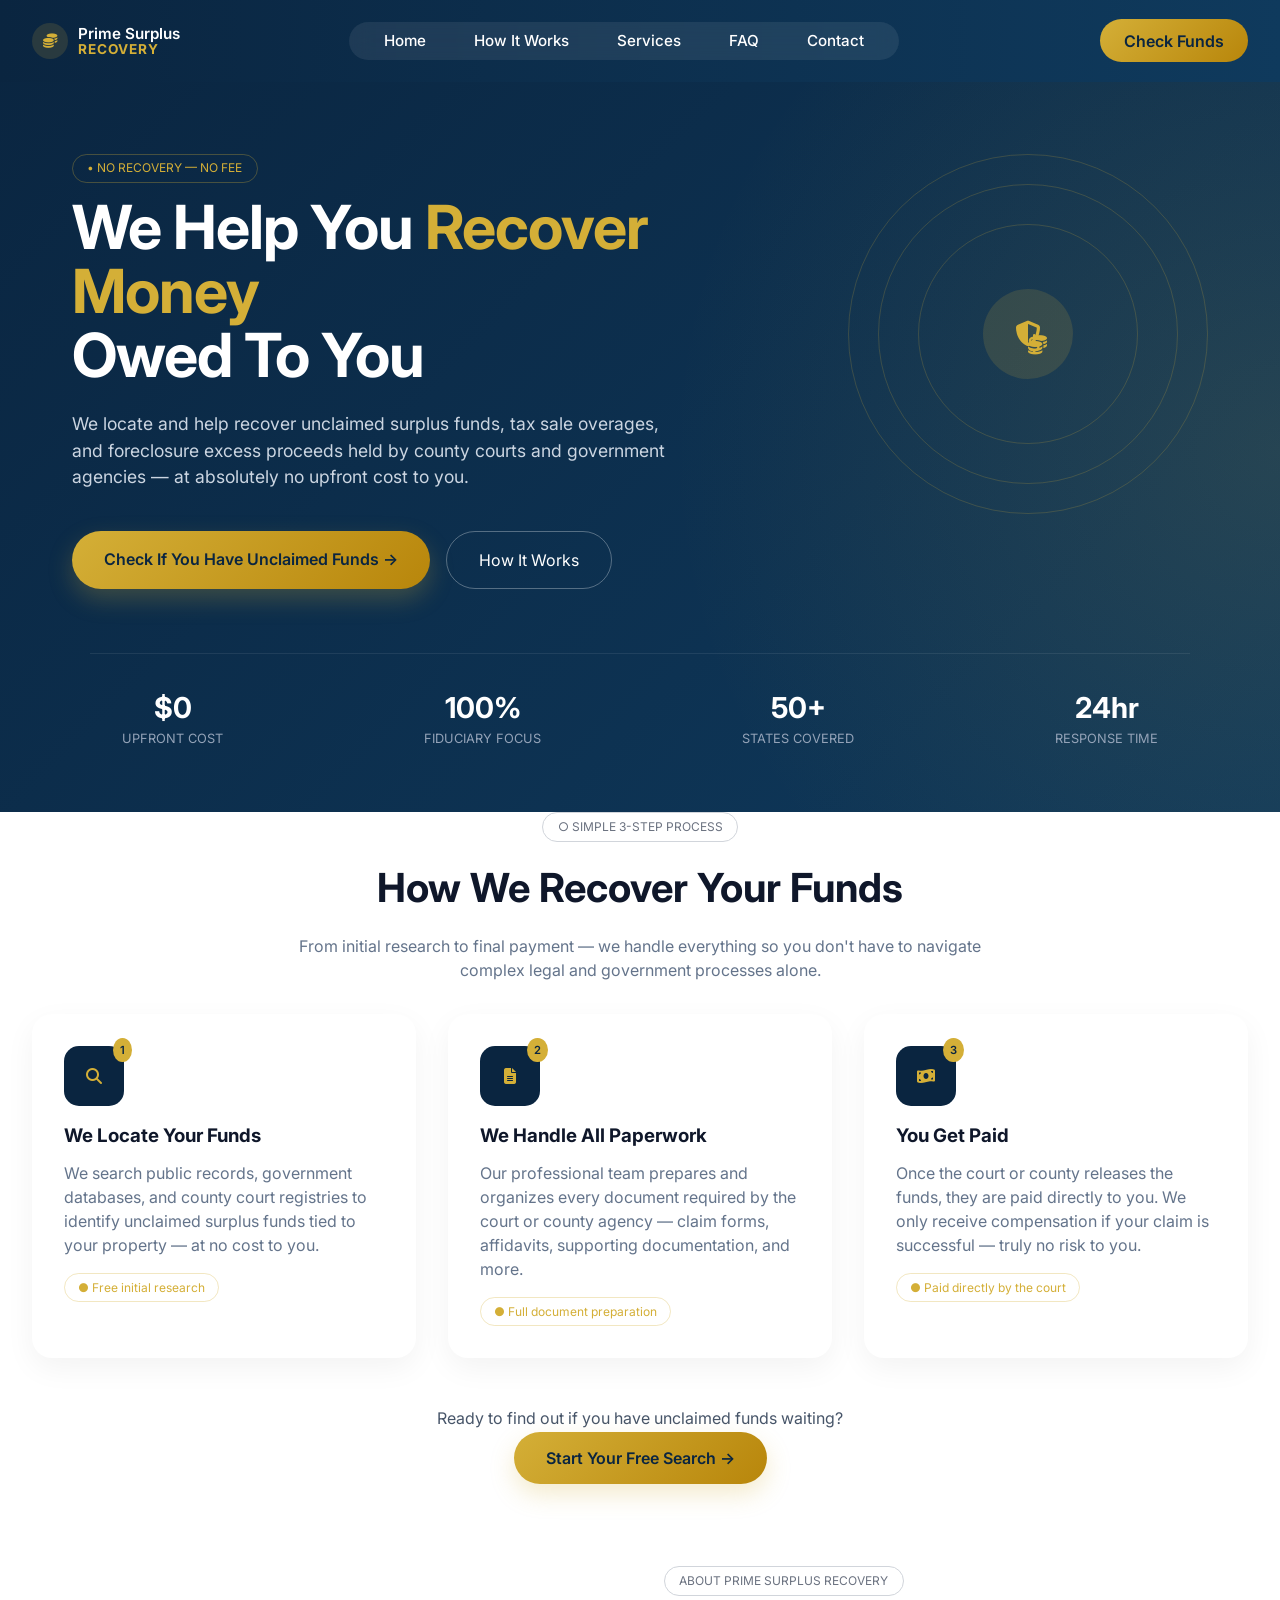
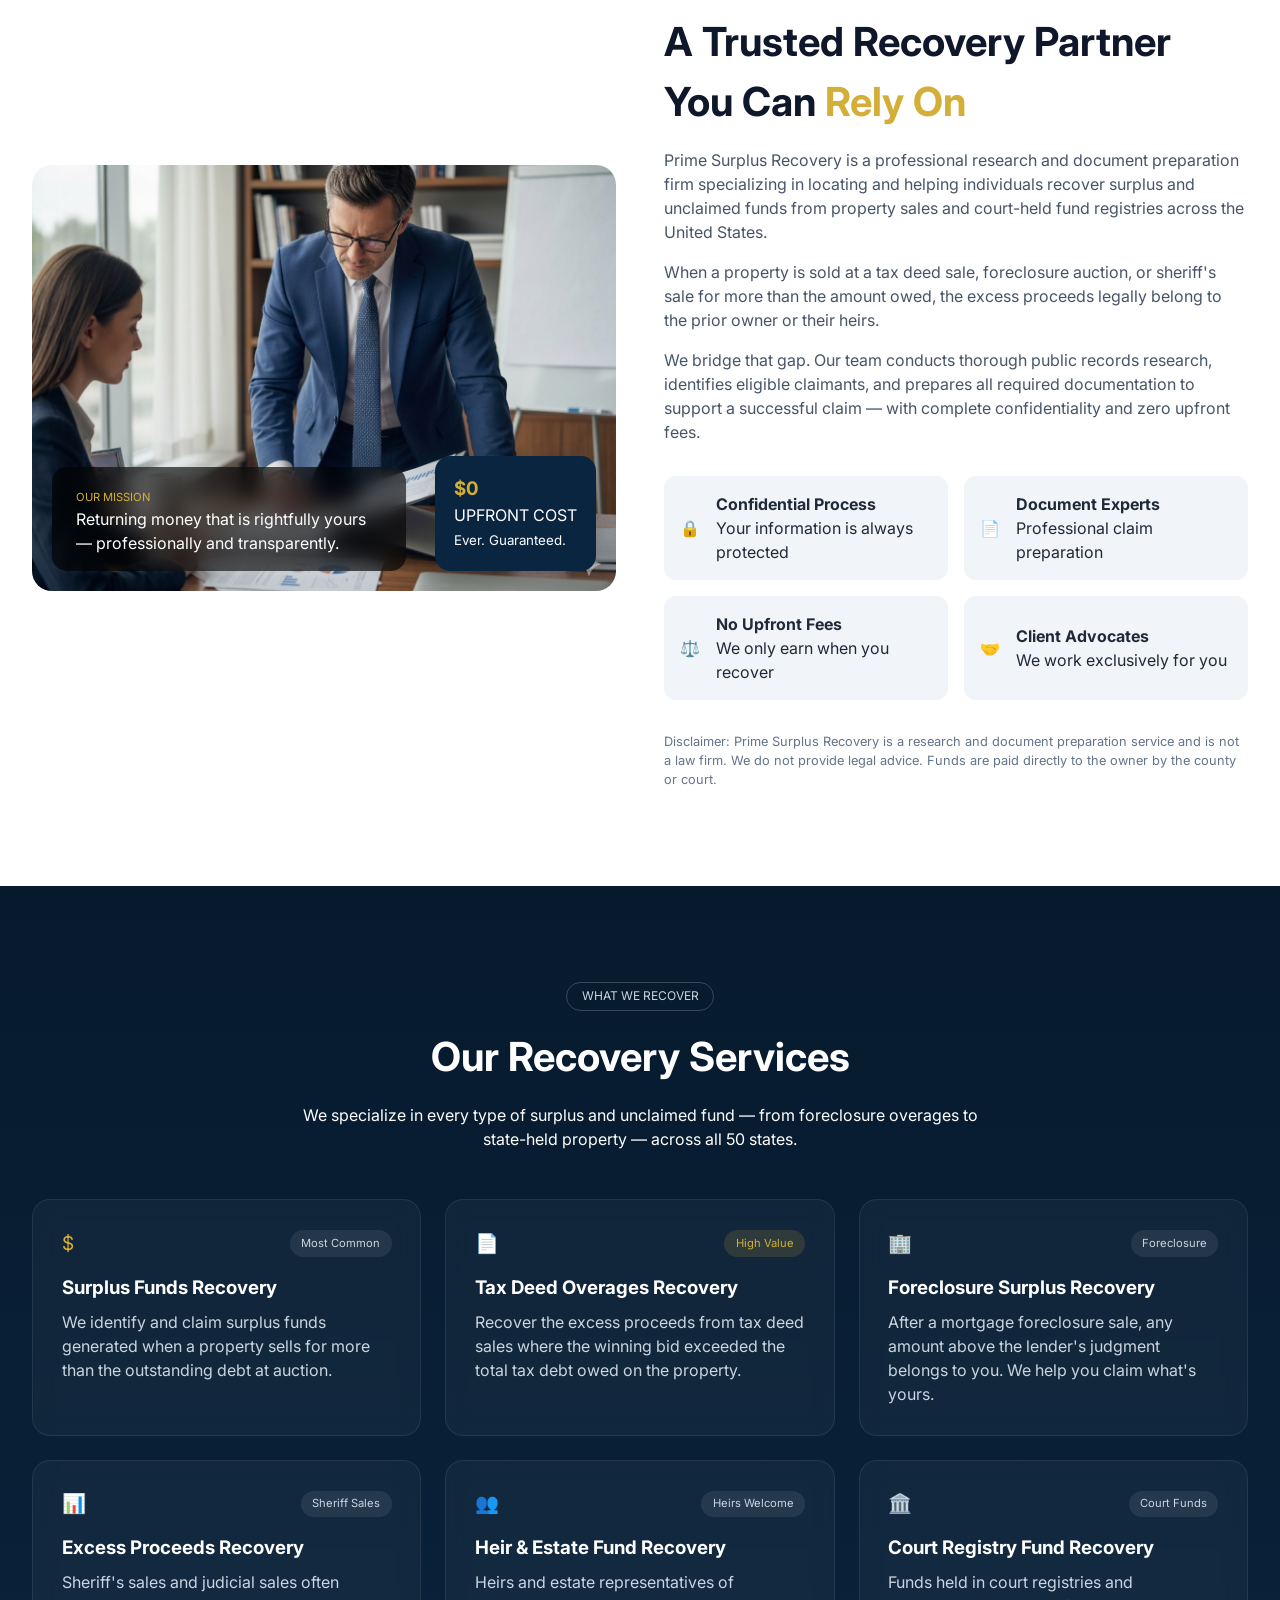
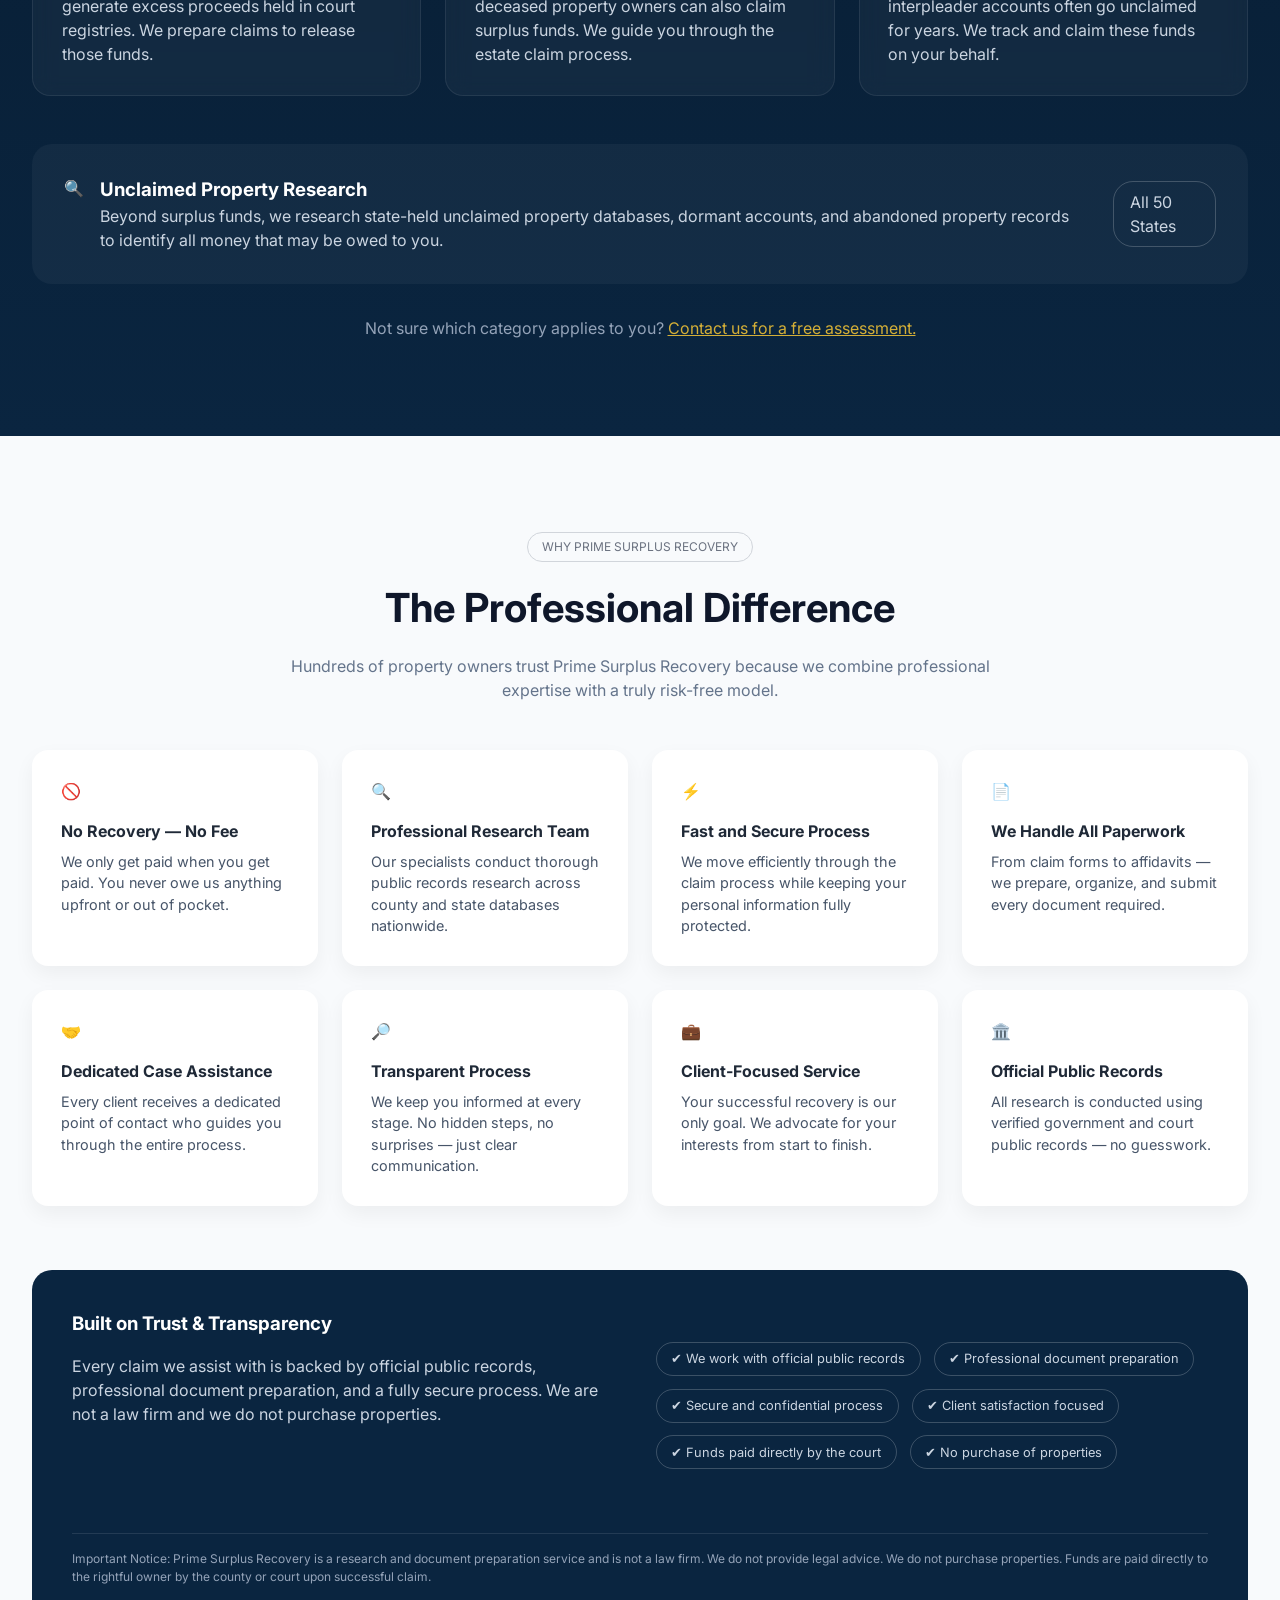
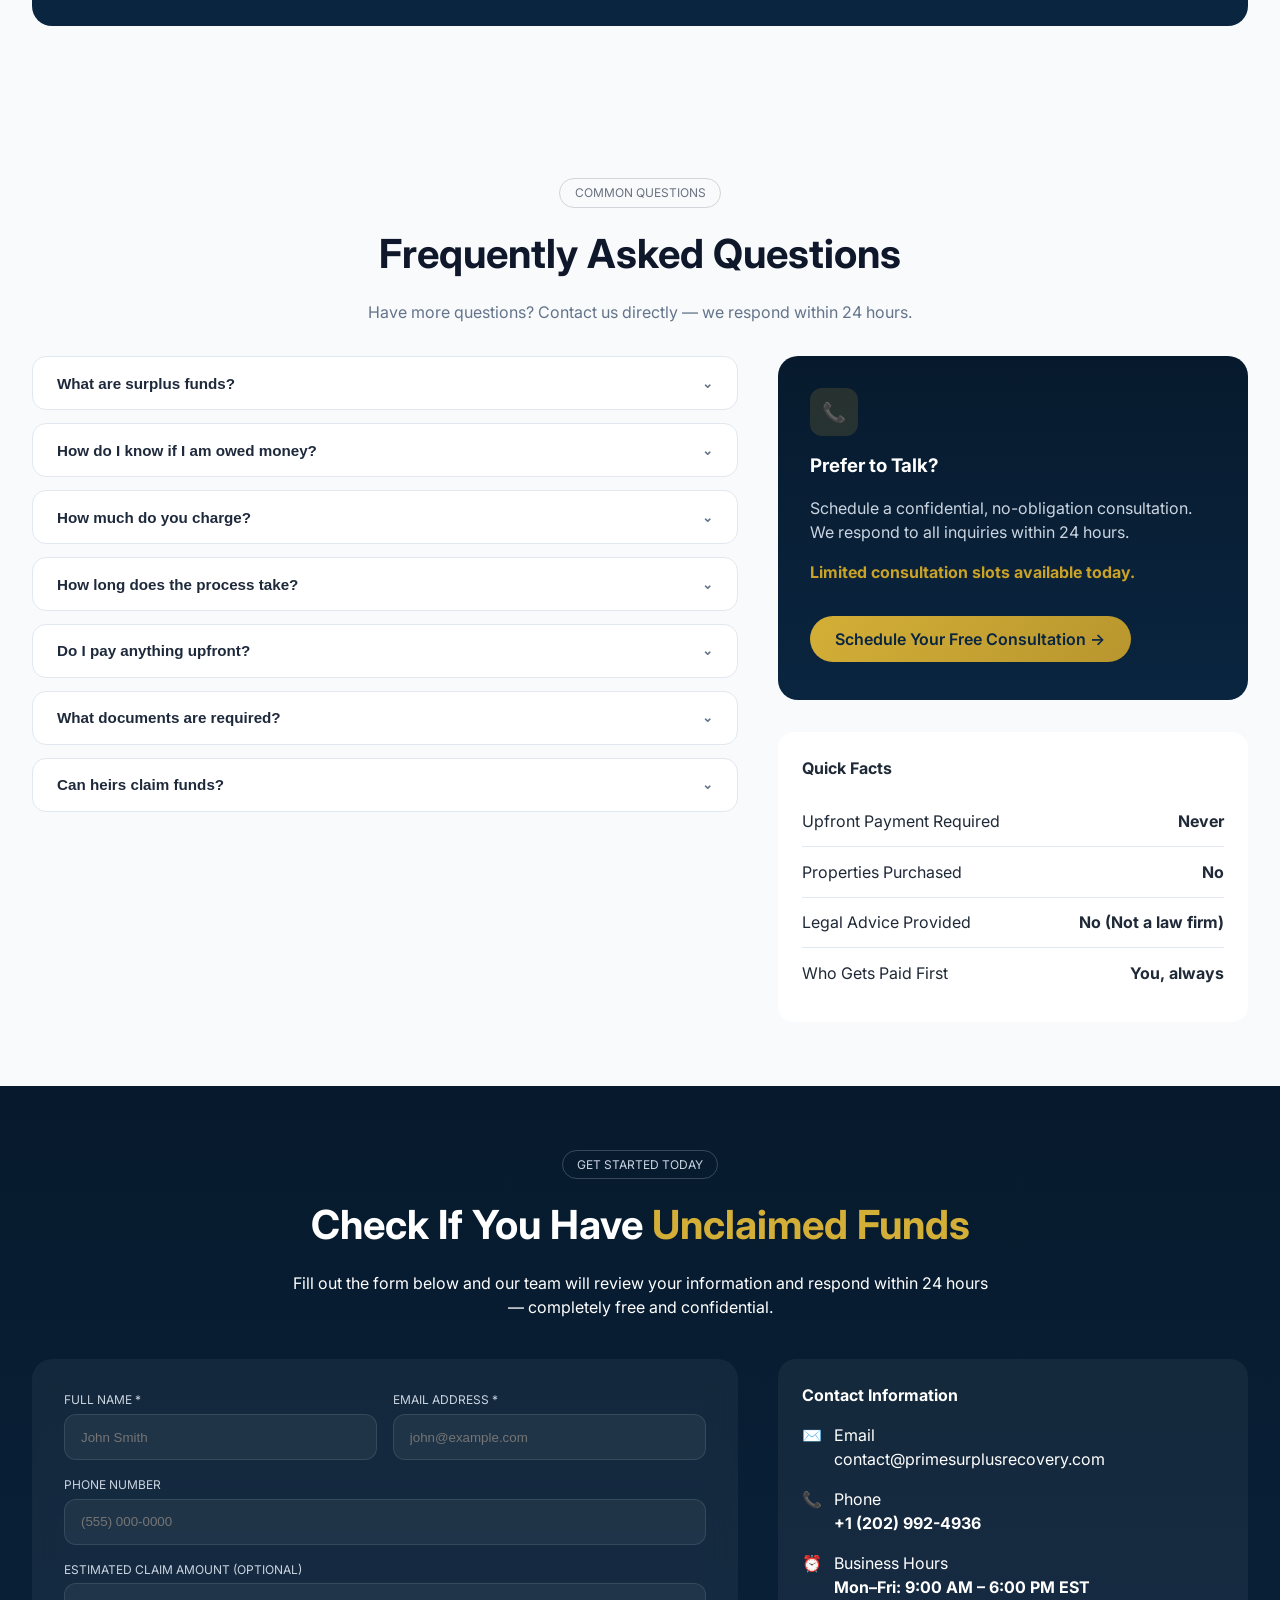
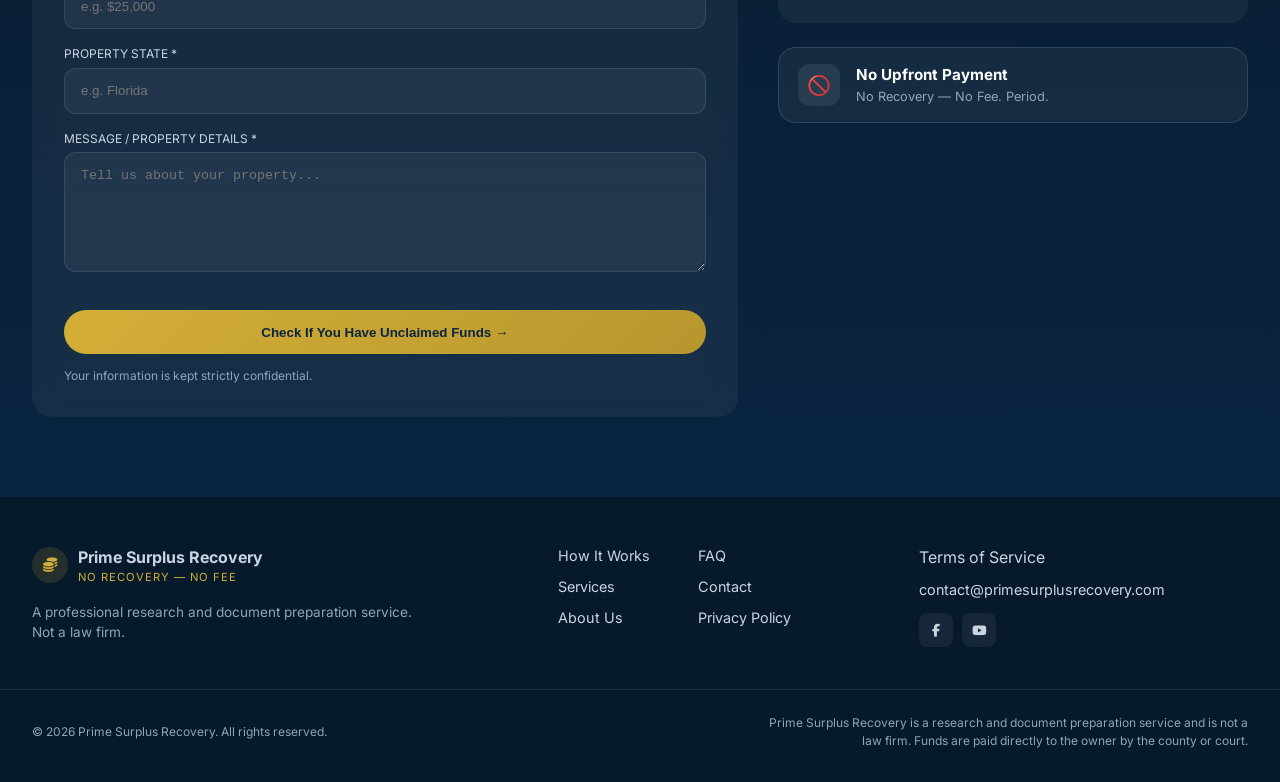
<file: index.html>
<!DOCTYPE html>
<html lang="en">
<head>
    <!-- Meta -->
    <meta charset="UTF-8">
    <meta name="viewport" content="width=device-width, initial-scale=1.0">
    <title>Prime Surplus Recovery</title>

    <!-- Google Fonts -->
    <link href="https://fonts.googleapis.com/css2?family=Poppins:wght@600;700&family=Inter:wght@400;500;600&display=swap" rel="stylesheet">

    <!-- Font Awesome -->
    <link rel="stylesheet" href="https://cdnjs.cloudflare.com/ajax/libs/font-awesome/6.5.0/css/all.min.css">

    <!-- CSS (FIXED PATH) -->
    <link rel="stylesheet" href="./css/style.css">
   <!-- Favicon (FULL SETUP) -->
<link rel="icon" href="/assets/favicon/favicon.ico">

<link rel="icon" type="image/png" sizes="16x16" href="/assets/favicon/favicon-16x16.png">
<link rel="icon" type="image/png" sizes="32x32" href="/assets/favicon/favicon-32x32.png">

<link rel="apple-touch-icon" href="/assets/favicon/apple-touch-icon.png">

<link rel="manifest" href="/assets/favicon/site.webmanifest">

<meta name="theme-color" content="#0A2540">
</head>

<body>

    <!-- HEADER -->
    <header class="header">
        <div class="container nav-container">

            <!-- Logo -->
           <div class="logo">
    <div class="logo-icon">
        <i class="fas fa-coins"></i>
    </div>
    <div class="logo-text">
        <span class="logo-top">Prime Surplus</span>
        <span class="logo-bottom">RECOVERY</span>
    </div>
</div>

            <!-- Navigation -->
            <nav class="nav">
                <ul class="nav-links">
    <li><a href="#home">Home</a></li>
    <li><a href="#how-it-works">How It Works</a></li>
    <li><a href="#services">Services</a></li>
    <li><a href="#faq">FAQ</a></li>
    <li><a href="#contact">Contact</a></li>
</ul>
            </nav>

            <!-- CTA -->
            <a href="#contact" class="btn btn-primary nav-cta">Check Funds</a>

            <!-- Mobile Menu Icon -->
            <div class="menu-toggle" id="menu-toggle">
                <i class="fas fa-bars"></i>
            </div>

        </div>
    </header>

    <!-- ================= HERO ================= -->
<section class="hero" id="home">
    <div class="container hero-container">

        <!-- LEFT -->
        <div class="hero-left fade-in">

            <div class="hero-badge">
                • NO RECOVERY — NO FEE
            </div>

            <h1 class="hero-title">
                We Help You <span class="gold">Recover</span><br>
                <span class="gold">Money</span><br>
                Owed To You
            </h1>

            <p class="hero-subtitle">
                We locate and help recover unclaimed surplus funds, tax sale overages, and foreclosure excess proceeds held by county courts and government agencies — at absolutely no upfront cost to you.
            </p>

            <div class="hero-buttons">
                <a href="#contact" class="btn-primary hero-btn">
                    Check If You Have Unclaimed Funds →
                </a>

                <a href="#how-it-works" class="btn-secondary hero-btn-outline">
                    How It Works
                </a>
            </div>

        </div>

        <!-- RIGHT -->
        <div class="hero-right fade-in">

            <div class="orbit-system">

                <div class="orbit orbit-1"></div>
                <div class="orbit orbit-2"></div>
                <div class="orbit orbit-3"></div>

                <div class="center-icon">
                    <i class="fas fa-shield-alt"></i>
                </div>

                <div class="orbit-item item-1">
                    <i class="fas fa-dollar-sign"></i>
                </div>

                <div class="orbit-item item-2">
                    <i class="fas fa-coins"></i>
                </div>

            </div>

        </div>

    </div>

    <!-- 🔥 HERO STATS (FROM YOUR 3RD SCREENSHOT) -->
    <div class="container hero-stats fade-in">
        <div class="stat">
            <h3>$0</h3>
            <p>UPFRONT COST</p>
        </div>
        <div class="stat">
            <h3>100%</h3>
            <p>FIDUCIARY FOCUS</p>
        </div>
        <div class="stat">
            <h3>50+</h3>
            <p>STATES COVERED</p>
        </div>
        <div class="stat">
            <h3>24hr</h3>
            <p>RESPONSE TIME</p>
        </div>
    </div>

</section>

<!-- ================= HOW IT WORKS ================= -->
<section class="process-section" id="how-it-works">

    <div class="container">

        <!-- Header -->
        <div class="section-header fade-in">
            <div class="section-badge">
                ○ SIMPLE 3-STEP PROCESS
            </div>

            <h2 class="section-title">
                How We Recover Your Funds
            </h2>

            <p class="section-subtitle">
                From initial research to final payment — we handle everything so you don't have
                to navigate complex legal and government processes alone.
            </p>
        </div>

        <!-- Cards -->
        <div class="steps">

            <!-- CARD 1 -->
            <div class="step-card fade-in">
                <div class="step-icon">
                    <i class="fas fa-search"></i>
                    <span class="step-number">1</span>
                </div>

                <h3>We Locate Your Funds</h3>

                <p>
                    We search public records, government databases, and county court registries
                    to identify unclaimed surplus funds tied to your property — at no cost to you.
                </p>

                <div class="step-tag">● Free initial research</div>
            </div>

            <!-- CARD 2 -->
            <div class="step-card fade-in">
                <div class="step-icon">
                    <i class="fas fa-file-alt"></i>
                    <span class="step-number">2</span>
                </div>

                <h3>We Handle All Paperwork</h3>

                <p>
                    Our professional team prepares and organizes every document required by the
                    court or county agency — claim forms, affidavits, supporting documentation, and more.
                </p>

                <div class="step-tag">● Full document preparation</div>
            </div>

            <!-- CARD 3 -->
            <div class="step-card fade-in">
                <div class="step-icon">
                    <i class="fas fa-money-bill-wave"></i>
                    <span class="step-number">3</span>
                </div>

                <h3>You Get Paid</h3>

                <p>
                    Once the court or county releases the funds, they are paid directly to you.
                    We only receive compensation if your claim is successful — truly no risk to you.
                </p>

                <div class="step-tag">● Paid directly by the court</div>
            </div>

        </div>

        <!-- Bottom CTA -->
        <div class="section-cta fade-in">
            <p>Ready to find out if you have unclaimed funds waiting?</p>
            <a href="#contact" class="hero-btn">
                Start Your Free Search →
            </a>
        </div>

    </div>

</section>

<!-- ================= ABOUT / TRUST SECTION ================= -->
<section class="about-section" id="about">

    <div class="container about-container">

        <!-- LEFT IMAGE -->
        <div class="about-image fade-in">

            <!-- ✅ IMAGE ADDED BACK -->
            <img src="assets/images/about.png" alt="Professional meeting">

            <!-- Overlay -->
            <div class="image-overlay">
                <div class="overlay-text">
                    <span>OUR MISSION</span>
                    <p>
                        Returning money that is rightfully yours — professionally and transparently.
                    </p>
                </div>

                <div class="overlay-card">
                    <h3>$0</h3>
                    <p>UPFRONT COST</p>
                    <small>Ever. Guaranteed.</small>
                </div>
            </div>

        </div>

        <!-- RIGHT CONTENT -->
        <div class="about-content">

            <!-- TEXT -->
            <div class="about-text fade-in">

                <div class="section-badge">
                    ABOUT PRIME SURPLUS RECOVERY
                </div>

                <h2 class="section-title">
                    A Trusted Recovery Partner You Can <span class="gold">Rely On</span>
                </h2>

                <p>
                    Prime Surplus Recovery is a professional research and document preparation firm specializing in locating and helping individuals recover surplus and unclaimed funds from property sales and court-held fund registries across the United States.
                </p>

                <p>
                    When a property is sold at a tax deed sale, foreclosure auction, or sheriff's sale for more than the amount owed, the excess proceeds legally belong to the prior owner or their heirs.
                </p>

                <p>
                    We bridge that gap. Our team conducts thorough public records research, identifies eligible claimants, and prepares all required documentation to support a successful claim — with complete confidentiality and zero upfront fees.
                </p>

            </div>

            <!-- FEATURES -->
            <div class="about-features">

                <div class="feature-card">
                    🔒 <div><strong>Confidential Process</strong><p>Your information is always protected</p></div>
                </div>

                <div class="feature-card">
                    📄 <div><strong>Document Experts</strong><p>Professional claim preparation</p></div>
                </div>

                <div class="feature-card">
                    ⚖️ <div><strong>No Upfront Fees</strong><p>We only earn when you recover</p></div>
                </div>

                <div class="feature-card">
                    🤝 <div><strong>Client Advocates</strong><p>We work exclusively for you</p></div>
                </div>

            </div>

            <!-- DISCLAIMER -->
            <p class="disclaimer fade-in">
                Disclaimer: Prime Surplus Recovery is a research and document preparation service and is not a law firm.
                We do not provide legal advice. Funds are paid directly to the owner by the county or court.
            </p>

        </div>

    </div>

</section>

<!-- ================= SERVICES ================= -->
<section class="services-section" id="services">

    <div class="container">

        <!-- HEADER -->
        <div class="section-header fade-in">

            <div class="section-badge dark">
                WHAT WE RECOVER
            </div>

            <h2 class="section-title light">
                Our Recovery Services
            </h2>

            <p class="section-subtitle light">
                We specialize in every type of surplus and unclaimed fund — from foreclosure overages to state-held property — across all 50 states.
            </p>

        </div>

        <!-- GRID -->
        <div class="services-grid">

            <!-- CARD 1 -->
            <div class="service-card fade-in">
                <div class="card-top">
                    <span class="icon">$</span>
                    <span class="tag">Most Common</span>
                </div>

                <h3>Surplus Funds Recovery</h3>
                <p>
                    We identify and claim surplus funds generated when a property sells for more than the outstanding debt at auction.
                </p>
            </div>

            <!-- CARD 2 -->
            <div class="service-card highlight fade-in">
                <div class="card-top">
                    <span class="icon">📄</span>
                    <span class="tag gold">High Value</span>
                </div>

                <h3>Tax Deed Overages Recovery</h3>
                <p>
                    Recover the excess proceeds from tax deed sales where the winning bid exceeded the total tax debt owed on the property.
                </p>
            </div>

            <!-- CARD 3 -->
            <div class="service-card fade-in">
                <div class="card-top">
                    <span class="icon">🏢</span>
                    <span class="tag">Foreclosure</span>
                </div>

                <h3>Foreclosure Surplus Recovery</h3>
                <p>
                    After a mortgage foreclosure sale, any amount above the lender's judgment belongs to you. We help you claim what's yours.
                </p>
            </div>

            <!-- CARD 4 -->
            <div class="service-card fade-in">
                <div class="card-top">
                    <span class="icon">📊</span>
                    <span class="tag">Sheriff Sales</span>
                </div>

                <h3>Excess Proceeds Recovery</h3>
                <p>
                    Sheriff's sales and judicial sales often generate excess proceeds held in court registries. We prepare claims to release those funds.
                </p>
            </div>

            <!-- CARD 5 -->
            <div class="service-card fade-in">
                <div class="card-top">
                    <span class="icon">👥</span>
                    <span class="tag">Heirs Welcome</span>
                </div>

                <h3>Heir & Estate Fund Recovery</h3>
                <p>
                    Heirs and estate representatives of deceased property owners can also claim surplus funds. We guide you through the estate claim process.
                </p>
            </div>

            <!-- CARD 6 -->
            <div class="service-card fade-in">
                <div class="card-top">
                    <span class="icon">🏛️</span>
                    <span class="tag">Court Funds</span>
                </div>

                <h3>Court Registry Fund Recovery</h3>
                <p>
                    Funds held in court registries and interpleader accounts often go unclaimed for years. We track and claim these funds on your behalf.
                </p>
            </div>

        </div>

        <!-- BOTTOM FEATURE -->
        <div class="services-highlight fade-in">

            <div class="highlight-left">
                🔍
                <div>
                    <h3>Unclaimed Property Research</h3>
                    <p>
                        Beyond surplus funds, we research state-held unclaimed property databases, dormant accounts, and abandoned property records to identify all money that may be owed to you.
                    </p>
                </div>
            </div>

            <div class="highlight-tag">
                All 50 States
            </div>

        </div>

        <!-- CTA -->
        <p class="services-cta fade-in">
            Not sure which category applies to you?
            <a href="#contact">Contact us for a free assessment.</a>
        </p>

    </div>

</section>

<!-- ================= DIFFERENCE / TRUST ================= -->
<section class="difference-section">

    <div class="container">

        <!-- HEADER -->
        <div class="section-header fade-in">

            <div class="section-badge">
                WHY PRIME SURPLUS RECOVERY
            </div>

            <h2 class="section-title">
                The Professional Difference
            </h2>

            <p class="section-subtitle">
                Hundreds of property owners trust Prime Surplus Recovery because we combine professional expertise with a truly risk-free model.
            </p>

        </div>

        <!-- GRID -->
        <div class="difference-grid">

            <div class="diff-card fade-in">
                🚫
                <h4>No Recovery — No Fee</h4>
                <p>We only get paid when you get paid. You never owe us anything upfront or out of pocket.</p>
            </div>

            <div class="diff-card fade-in">
                🔍
                <h4>Professional Research Team</h4>
                <p>Our specialists conduct thorough public records research across county and state databases nationwide.</p>
            </div>

            <div class="diff-card fade-in">
                ⚡
                <h4>Fast and Secure Process</h4>
                <p>We move efficiently through the claim process while keeping your personal information fully protected.</p>
            </div>

            <div class="diff-card fade-in">
                📄
                <h4>We Handle All Paperwork</h4>
                <p>From claim forms to affidavits — we prepare, organize, and submit every document required.</p>
            </div>

            <div class="diff-card fade-in">
                🤝
                <h4>Dedicated Case Assistance</h4>
                <p>Every client receives a dedicated point of contact who guides you through the entire process.</p>
            </div>

            <div class="diff-card fade-in">
                🔎
                <h4>Transparent Process</h4>
                <p>We keep you informed at every stage. No hidden steps, no surprises — just clear communication.</p>
            </div>

            <div class="diff-card fade-in">
                💼
                <h4>Client-Focused Service</h4>
                <p>Your successful recovery is our only goal. We advocate for your interests from start to finish.</p>
            </div>

            <div class="diff-card fade-in">
                🏛️
                <h4>Official Public Records</h4>
                <p>All research is conducted using verified government and court public records — no guesswork.</p>
            </div>

        </div>

        <!-- TRUST PANEL -->
        <div class="trust-panel fade-in">

            <div class="trust-left">
                <h3>Built on Trust & Transparency</h3>
                <p>
                    Every claim we assist with is backed by official public records, professional document preparation, and a fully secure process.
                    We are not a law firm and we do not purchase properties.
                </p>
            </div>

            <div class="trust-right">

                <span>✔ We work with official public records</span>
                <span>✔ Professional document preparation</span>
                <span>✔ Secure and confidential process</span>
                <span>✔ Client satisfaction focused</span>
                <span>✔ Funds paid directly by the court</span>
                <span>✔ No purchase of properties</span>

            </div>

            <div class="trust-bottom">
                <p>
                    Important Notice: Prime Surplus Recovery is a research and document preparation service and is not a law firm.
                    We do not provide legal advice. We do not purchase properties. Funds are paid directly to the rightful owner by the county or court upon successful claim.
                </p>
            </div>

        </div>

    </div>

</section>

<!-- ================= FAQ SECTION ================= -->
<section class="faq-section" id="faq">

    <div class="container">

        <!-- HEADER -->
        <div class="section-header fade-in">

            <div class="section-badge">
                COMMON QUESTIONS
            </div>

            <h2 class="section-title">
                Frequently Asked Questions
            </h2>

            <p class="section-subtitle">
                Have more questions? Contact us directly — we respond within 24 hours.
            </p>

        </div>

        <div class="faq-container">

            <!-- LEFT: FAQ -->
            <div class="faq-left">

                <div class="faq-item">
                    <button class="faq-question">
                        What are surplus funds?
                        <span>⌄</span>
                    </button>
                    <div class="faq-answer">
                        Surplus funds are excess proceeds generated when a property is sold for more than the amount owed.
                    </div>
                </div>

                <div class="faq-item">
                    <button class="faq-question">
                        How do I know if I am owed money?
                        <span>⌄</span>
                    </button>
                    <div class="faq-answer">
                        We conduct a full search across public records and databases to identify any funds owed to you.
                    </div>
                </div>

                <div class="faq-item">
                    <button class="faq-question">
                        How much do you charge?
                        <span>⌄</span>
                    </button>
                    <div class="faq-answer">
                        We operate on a no recovery, no fee basis — meaning you only pay if we successfully recover funds.
                    </div>
                </div>

                <div class="faq-item">
                    <button class="faq-question">
                        How long does the process take?
                        <span>⌄</span>
                    </button>
                    <div class="faq-answer">
                        Timelines vary, but most claims are processed within a few weeks depending on the case.
                    </div>
                </div>

                <div class="faq-item">
                    <button class="faq-question">
                        Do I pay anything upfront?
                        <span>⌄</span>
                    </button>
                    <div class="faq-answer">
                        No — absolutely no upfront payment is required.
                    </div>
                </div>

                <div class="faq-item">
                    <button class="faq-question">
                        What documents are required?
                        <span>⌄</span>
                    </button>
                    <div class="faq-answer">
                        We guide you through all required documentation and handle most of the process for you.
                    </div>
                </div>

                <div class="faq-item">
                    <button class="faq-question">
                        Can heirs claim funds?
                        <span>⌄</span>
                    </button>
                    <div class="faq-answer">
                        Yes — heirs and estate representatives can claim funds on behalf of deceased property owners.
                    </div>
                </div>

            </div>

            <!-- RIGHT -->
            <div class="faq-right">

                <!-- CONTACT CARD -->
                <div class="contact-card fade-in">

    <div class="contact-icon">
        📞
    </div>

    <h3>Prefer to Talk?</h3>
    <p>
        Schedule a confidential, no-obligation consultation.
        We respond to all inquiries within 24 hours.
    </p>

    <!-- 🔥 URGENCY (ADD THIS) -->
    <p style="color:#c9a227; font-weight:bold; margin-top:10px;">
        Limited consultation slots available today.
    </p>

    <a href="https://calendly.com/contact-primesurplusrecovery/surplus-consultation" 
       class="btn-primary"
       target="_blank">
        Schedule Your Free Consultation →
    </a>

</div>

                <!-- QUICK FACTS -->
                <div class="quick-facts fade-in">

                    <h4>Quick Facts</h4>

                    <div class="fact">
                        <span>Upfront Payment Required</span>
                        <strong>Never</strong>
                    </div>

                    <div class="fact">
                        <span>Properties Purchased</span>
                        <strong>No</strong>
                    </div>

                    <div class="fact">
                        <span>Legal Advice Provided</span>
                        <strong>No (Not a law firm)</strong>
                    </div>

                    <div class="fact">
                        <span>Who Gets Paid First</span>
                        <strong>You, always</strong>
                    </div>

                </div>

            </div>

        </div>

    </div>

</section>

<!-- ================= FINAL CTA / FORM ================= -->
<section class="cta-section" id="contact">

    <div class="container">

        <!-- HEADER -->
        <div class="section-header fade-in center">

            <div class="section-badge dark">
                GET STARTED TODAY
            </div>

            <h2 class="section-title light">
                Check If You Have <span class="gold">Unclaimed Funds</span>
            </h2>

            <p class="section-subtitle light">
                Fill out the form below and our team will review your information and respond within 24 hours — completely free and confidential.
            </p>

        </div>

        <div class="cta-container">

           <!-- LEFT: FORM -->
<form id="contactForm" class="cta-form fade-in">

    <div class="form-row">
        <div class="form-group">
            <label>FULL NAME *</label>
            <input type="text" name="name" placeholder="John Smith" required>
        </div>

        <div class="form-group">
            <label>EMAIL ADDRESS *</label>
            <input type="email" name="email" placeholder="john@example.com" required>
        </div>
    </div>

    <div class="form-group">
        <label>PHONE NUMBER</label>
        <input type="text" name="phone" placeholder="(555) 000-0000">
    </div>

    <!-- ✅ NEW: CLAIM AMOUNT -->
    <div class="form-group">
        <label>ESTIMATED CLAIM AMOUNT (OPTIONAL)</label>
        <input type="text" name="claimAmount" placeholder="e.g. $25,000">
    </div>

    <!-- ✅ NEW: PROPERTY STATE -->
    <div class="form-group">
        <label>PROPERTY STATE *</label>
        <input type="text" name="state" placeholder="e.g. Florida" required>
    </div>

    <div class="form-group">
        <label>MESSAGE / PROPERTY DETAILS *</label>
        <textarea name="message" placeholder="Tell us about your property..." required></textarea>
    </div>

    <!-- ✅ SUBMIT BUTTON -->
    <button type="submit" class="cta-button">
        Check If You Have Unclaimed Funds →
    </button>

    <p class="form-note">
        Your information is kept strictly confidential.
    </p>

</form>
            <!-- RIGHT -->
            <div class="cta-right">

                <!-- CONTACT INFO -->
                <div class="contact-box fade-in">

                    <h4>Contact Information</h4>

                    <div class="contact-item">
                        <span>✉️</span>
                        <div>
                            <p>Email</p>
                           <p>
    <a href="mailto:contact@primesurplusrecovery.com">
        contact@primesurplusrecovery.com
    </a>
</p>
                        </div>
                    </div>

                    <div class="contact-item">
                        <span>📞</span>
                        <div>
                            <p>Phone</p>
                           <strong>
    <a href="tel:+12029924936">+1 (202) 992-4936</a>
</strong>
                        
                        </div>
                    </div>

                    <div class="contact-item">
                        <span>⏰</span>
                        <div>
                            <p>Business Hours</p>
                            <strong>Mon–Fri: 9:00 AM – 6:00 PM EST</strong>
                        </div>
                    </div>

                </div>

                
                <!-- NO UPFRONT CARD -->
<div class="no-upfront-card fade-in">

    <div class="no-upfront-icon">
        🚫
    </div>

    <div class="no-upfront-text">
        <h4>No Upfront Payment</h4>
        <p>No Recovery — No Fee. Period.</p>
    </div>

</div>

            </div>

        </div>

    </div>

</section>

<!-- ================= FOOTER ================= -->
<footer class="footer">

    <div class="container footer-container">

        <!-- LEFT -->
        <div class="footer-left">

            <div class="footer-logo">

                <!-- ✅ MATCH HEADER LOGO -->
                <div class="logo-icon">
                    <i class="fas fa-coins"></i>
                </div>

                <div>
                    <strong>Prime Surplus Recovery</strong>
                    <p class="gold small">NO RECOVERY — NO FEE</p>
                </div>

            </div>

            <p class="footer-desc">
                A professional research and document preparation service.<br>
                Not a law firm.
            </p>

        </div>

        <!-- LINKS -->
        <div class="footer-links">

            <div class="footer-col">
                <a href="#how-it-works">How It Works</a>
                <a href="#services">Services</a>
                <a href="#about">About Us</a>
            </div>

            <div class="footer-col">
                <a href="#faq">FAQ</a>
                <a href="#contact">Contact</a>
                <a href="privacy.html">Privacy Policy</a>
            </div>

        </div>

        <!-- RIGHT -->
        <div class="footer-right">

            <a href="terms.html">Terms of Service</a>
            <p>
    <a href="mailto:contact@primesurplusrecovery.com">
        contact@primesurplusrecovery.com
    </a>
</p>
            <!-- ✅ SOCIAL ICONS -->
            <div class="footer-socials">
                <a href="#" target="_blank">
                    <i class="fab fa-facebook-f"></i>
                </a>

                <a href="#" target="_blank">
                    <i class="fab fa-youtube"></i>
                </a>
            </div>

        </div>

    </div>

    <!-- DIVIDER -->
    <div class="footer-divider"></div>

    <!-- BOTTOM -->
    <div class="container footer-bottom">

        <p>© 2026 Prime Surplus Recovery. All rights reserved.</p>

        <p class="footer-note">
            Prime Surplus Recovery is a research and document preparation service and is not a law firm.
            Funds are paid directly to the owner by the county or court.
        </p>

    </div>

</footer>

    <!-- JS -->
    <script src="./js/main.js"></script>

</body>
</html>
</file>
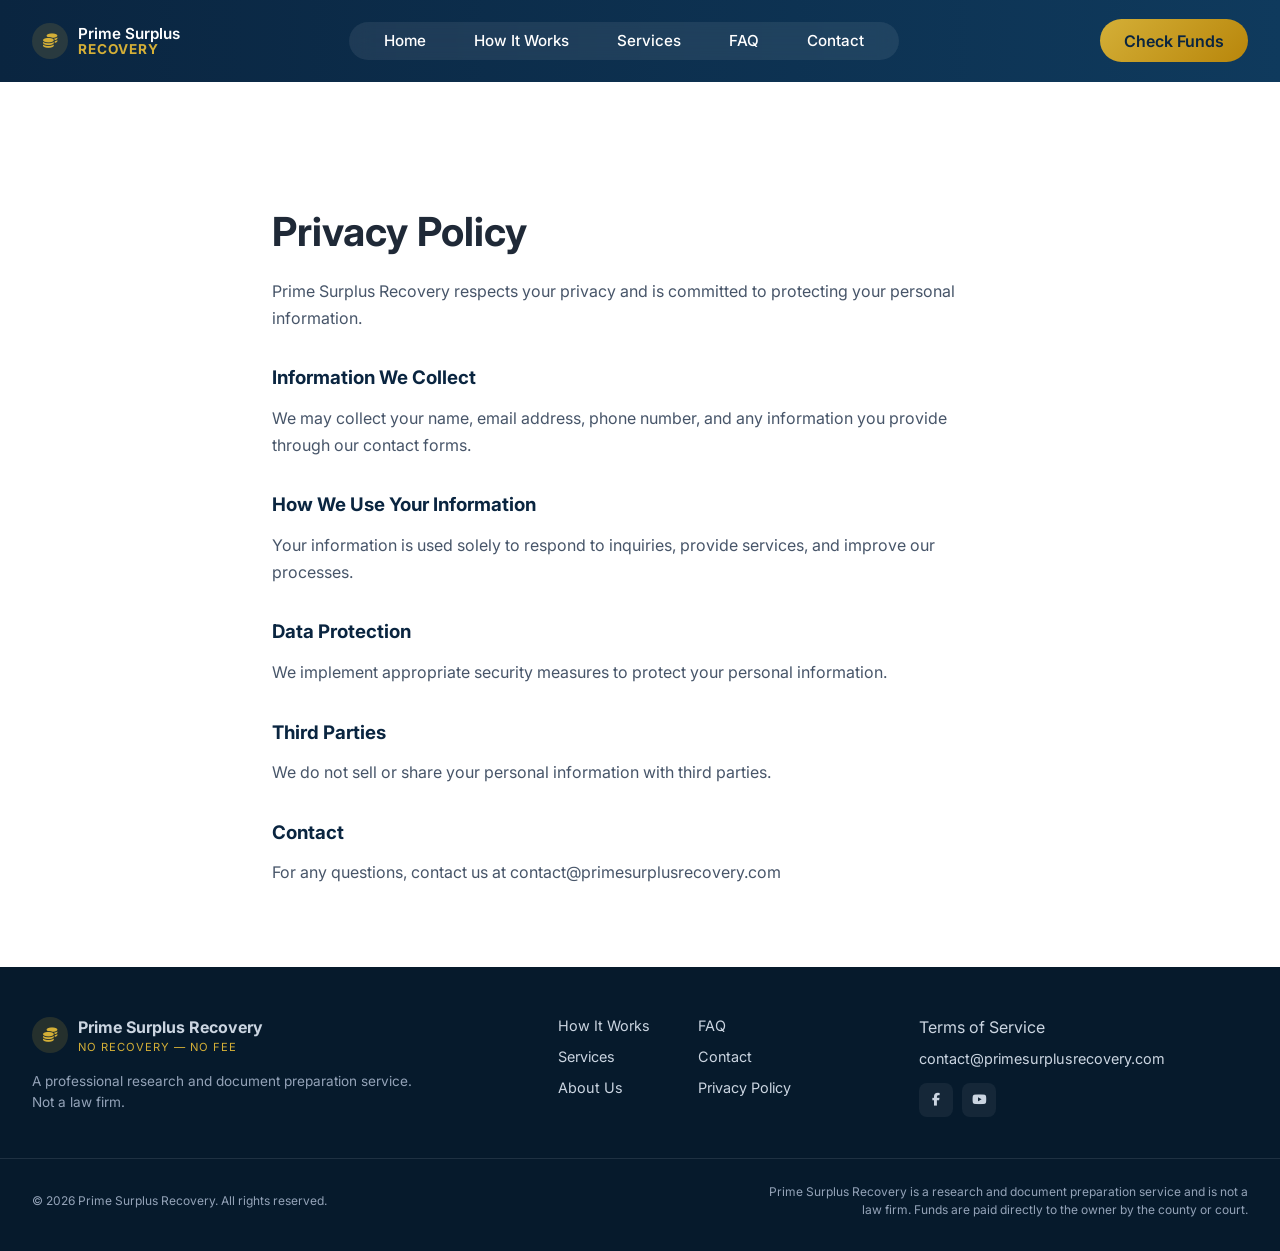
<file: privacy.html>
<!DOCTYPE html>
<html lang="en">
<head>
    <meta charset="UTF-8">
    <meta name="viewport" content="width=device-width, initial-scale=1.0">
    <title>Privacy Policy | Prime Surplus Recovery</title>

    <!-- Google Fonts -->
    <link href="https://fonts.googleapis.com/css2?family=Poppins:wght@600;700&family=Inter:wght@400;500;600&display=swap" rel="stylesheet">

    <!-- ✅ Font Awesome (FIXES ICONS) -->
    <link rel="stylesheet" href="https://cdnjs.cloudflare.com/ajax/libs/font-awesome/6.5.0/css/all.min.css">

    <!-- CSS -->
    <link rel="stylesheet" href="./css/style.css">

    <!-- Favicon -->
    <link rel="icon" type="image/png" href="assets/favicon/favicon.png">
</head>

<body>

<!-- HEADER -->
<header class="header">
    <div class="container nav-container">

        <div class="logo">
            <div class="logo-icon">
                <i class="fas fa-coins"></i>
            </div>
            <div class="logo-text">
                <span class="logo-top">Prime Surplus</span>
                <span class="logo-bottom">RECOVERY</span>
            </div>
        </div>

        <nav class="nav">
            <ul class="nav-links">
                <!-- ✅ FIX: LINK TO INDEX -->
                <li><a href="index.html#home">Home</a></li>
                <li><a href="index.html#how-it-works">How It Works</a></li>
                <li><a href="index.html#services">Services</a></li>
                <li><a href="index.html#faq">FAQ</a></li>
                <li><a href="index.html#contact">Contact</a></li>
            </ul>
        </nav>

        <!-- CTA -->
        <a href="index.html#contact" class="btn btn-primary nav-cta">Check Funds</a>

        <!-- Mobile Menu -->
        <div class="menu-toggle" id="menu-toggle">
            <i class="fas fa-bars"></i>
        </div>

    </div>
</header>

<!-- CONTENT -->
<section class="legal-section">
    <div class="container legal-container">

        <h1>Privacy Policy</h1>

        <p>
            Prime Surplus Recovery respects your privacy and is committed to protecting your personal information.
        </p>

        <h3>Information We Collect</h3>
        <p>
            We may collect your name, email address, phone number, and any information you provide through our contact forms.
        </p>

        <h3>How We Use Your Information</h3>
        <p>
            Your information is used solely to respond to inquiries, provide services, and improve our processes.
        </p>

        <h3>Data Protection</h3>
        <p>
            We implement appropriate security measures to protect your personal information.
        </p>

        <h3>Third Parties</h3>
        <p>
            We do not sell or share your personal information with third parties.
        </p>

        <h3>Contact</h3>
        <p>
            For any questions, contact us at 
            <a href="mailto:contact@primesurplusrecovery.com">contact@primesurplusrecovery.com</a>
        </p>

    </div>
</section>

<!-- FOOTER -->
<footer class="footer">

    <div class="container footer-container">

        <!-- LEFT -->
        <div class="footer-left">

            <div class="footer-logo">
                <div class="logo-icon">
                    <i class="fas fa-coins"></i>
                </div>

                <div>
                    <strong>Prime Surplus Recovery</strong>
                    <p class="gold small">NO RECOVERY — NO FEE</p>
                </div>
            </div>

            <p class="footer-desc">
                A professional research and document preparation service.<br>
                Not a law firm.
            </p>

        </div>

        <!-- LINKS -->
        <div class="footer-links">

            <div class="footer-col">
                <a href="index.html#how-it-works">How It Works</a>
                <a href="index.html#services">Services</a>
                <a href="index.html#about">About Us</a>
            </div>

            <div class="footer-col">
                <a href="index.html#faq">FAQ</a>
                <a href="index.html#contact">Contact</a>
                <a href="privacy.html">Privacy Policy</a>
            </div>

        </div>

        <!-- RIGHT -->
        <div class="footer-right">

            <a href="terms.html">Terms of Service</a>

            <p>
                <a href="mailto:contact@primesurplusrecovery.com">
                    contact@primesurplusrecovery.com
                </a>
            </p>

            <!-- SOCIAL ICONS -->
            <div class="footer-socials">
                <a href="https://facebook.com" target="_blank">
                    <i class="fab fa-facebook-f"></i>
                </a>

                <a href="https://youtube.com" target="_blank">
                    <i class="fab fa-youtube"></i>
                </a>
            </div>

        </div>

    </div>

    <!-- DIVIDER -->
    <div class="footer-divider"></div>

    <!-- BOTTOM -->
    <div class="container footer-bottom">

        <p>© 2026 Prime Surplus Recovery. All rights reserved.</p>

        <p class="footer-note">
            Prime Surplus Recovery is a research and document preparation service and is not a law firm.
            Funds are paid directly to the owner by the county or court.
        </p>

    </div>

</footer>

</body>
</html>
</file>
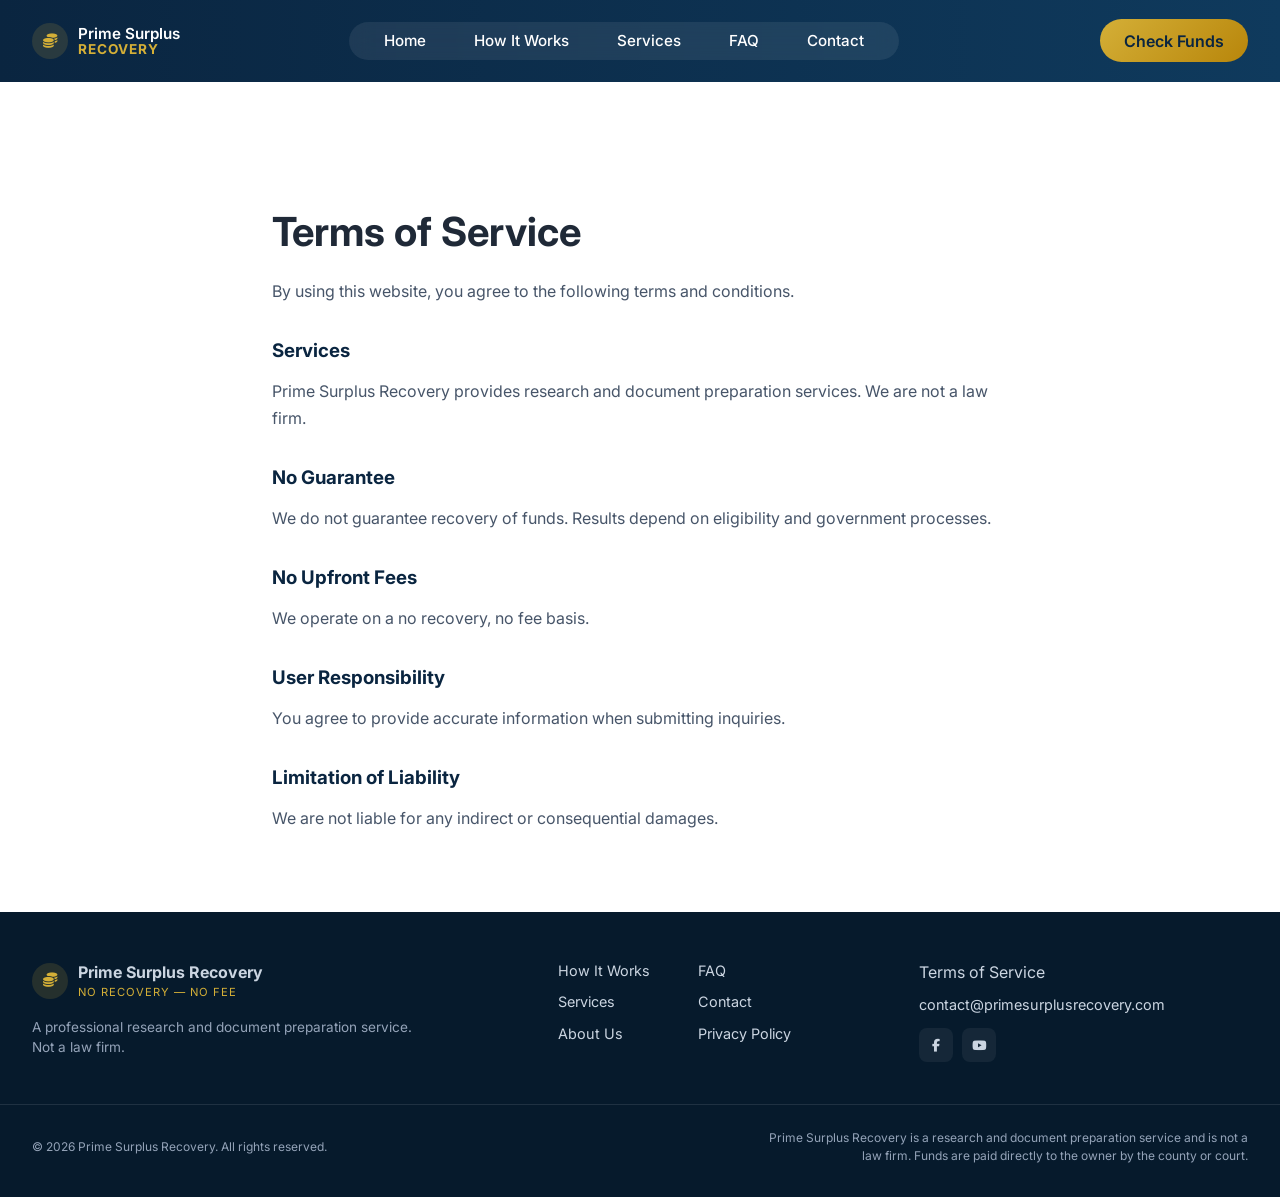
<file: terms.html>
<!DOCTYPE html>
<html lang="en">
<head>
    <meta charset="UTF-8">
    <meta name="viewport" content="width=device-width, initial-scale=1.0">
    <title>Terms of Service | Prime Surplus Recovery</title>

    <!-- Google Fonts -->
    <link href="https://fonts.googleapis.com/css2?family=Poppins:wght@600;700&family=Inter:wght@400;500;600&display=swap" rel="stylesheet">

    <!-- ✅ FIX: Font Awesome (FOR ICONS) -->
    <link rel="stylesheet" href="https://cdnjs.cloudflare.com/ajax/libs/font-awesome/6.5.0/css/all.min.css">

    <!-- CSS -->
    <link rel="stylesheet" href="./css/style.css">

    <!-- Favicon -->
    <link rel="icon" type="image/png" href="assets/favicon/favicon.png">
</head>

<body>

<!-- HEADER -->
<header class="header">
    <div class="container nav-container">

        <!-- Logo -->
        <div class="logo">
            <div class="logo-icon">
                <i class="fas fa-coins"></i>
            </div>
            <div class="logo-text">
                <span class="logo-top">Prime Surplus</span>
                <span class="logo-bottom">RECOVERY</span>
            </div>
        </div>

        <!-- Navigation -->
        <nav class="nav">
            <ul class="nav-links">
                <!-- ✅ FIX: POINT TO INDEX PAGE -->
                <li><a href="index.html#home">Home</a></li>
                <li><a href="index.html#how-it-works">How It Works</a></li>
                <li><a href="index.html#services">Services</a></li>
                <li><a href="index.html#faq">FAQ</a></li>
                <li><a href="index.html#contact">Contact</a></li>
            </ul>
        </nav>

        <!-- CTA -->
        <a href="index.html#contact" class="btn btn-primary nav-cta">Check Funds</a>

        <!-- Mobile Menu Icon -->
        <div class="menu-toggle" id="menu-toggle">
            <i class="fas fa-bars"></i>
        </div>

    </div>
</header>

<!-- CONTENT -->
<section class="legal-section">
    <div class="container legal-container">

        <h1>Terms of Service</h1>

        <p>
            By using this website, you agree to the following terms and conditions.
        </p>

        <h3>Services</h3>
        <p>
            Prime Surplus Recovery provides research and document preparation services. We are not a law firm.
        </p>

        <h3>No Guarantee</h3>
        <p>
            We do not guarantee recovery of funds. Results depend on eligibility and government processes.
        </p>

        <h3>No Upfront Fees</h3>
        <p>
            We operate on a no recovery, no fee basis.
        </p>

        <h3>User Responsibility</h3>
        <p>
            You agree to provide accurate information when submitting inquiries.
        </p>

        <h3>Limitation of Liability</h3>
        <p>
            We are not liable for any indirect or consequential damages.
        </p>

    </div>
</section>

<!-- FOOTER -->
<footer class="footer">

    <div class="container footer-container">

        <!-- LEFT -->
        <div class="footer-left">

            <div class="footer-logo">
                <div class="logo-icon">
                    <i class="fas fa-coins"></i>
                </div>

                <div>
                    <strong>Prime Surplus Recovery</strong>
                    <p class="gold small">NO RECOVERY — NO FEE</p>
                </div>
            </div>

            <p class="footer-desc">
                A professional research and document preparation service.<br>
                Not a law firm.
            </p>

        </div>

        <!-- LINKS -->
        <div class="footer-links">

            <div class="footer-col">
                <!-- ✅ FIX: LINK TO INDEX -->
                <a href="index.html#how-it-works">How It Works</a>
                <a href="index.html#services">Services</a>
                <a href="index.html#about">About Us</a>
            </div>

            <div class="footer-col">
                <a href="index.html#faq">FAQ</a>
                <a href="index.html#contact">Contact</a>
                <a href="privacy.html">Privacy Policy</a>
            </div>

        </div>

        <!-- RIGHT -->
        <div class="footer-right">

            <a href="terms.html">Terms of Service</a>

            <p>
                <a href="mailto:contact@primesurplusrecovery.com">
                    contact@primesurplusrecovery.com
                </a>
            </p>

            <!-- ✅ FIX: SOCIAL LINKS -->
            <div class="footer-socials">
                <a href="https://facebook.com" target="_blank">
                    <i class="fab fa-facebook-f"></i>
                </a>

                <a href="https://youtube.com" target="_blank">
                    <i class="fab fa-youtube"></i>
                </a>
            </div>

        </div>

    </div>

    <!-- DIVIDER -->
    <div class="footer-divider"></div>

    <!-- BOTTOM -->
    <div class="container footer-bottom">

        <p>© 2026 Prime Surplus Recovery. All rights reserved.</p>

        <p class="footer-note">
            Prime Surplus Recovery is a research and document preparation service and is not a law firm.
            Funds are paid directly to the owner by the county or court.
        </p>

    </div>

</footer>

</body>
</html>
</file>
<file: css/style.css>
/* ================= RESET ================= */
* {
    margin: 0;
    padding: 0;
    box-sizing: border-box;
}

/* ================= BODY ================= */
body {
    font-family: 'Inter', sans-serif;
    color: #1F2937;
    line-height: 1.5;
    overflow-x: hidden;
    background-color: #FFFFFF;
    margin: 0;
}

/* ================= CONTAINER ================= */
.container {
    width: 100%;
    max-width: 100%;
    margin: 0;
    padding-left: 2rem;
    padding-right: 2rem;
}

/* ================= HEADER ================= */
.header {
    background: linear-gradient(90deg, #0A2540, #0f3a5d);
    color: #FFFFFF;
    padding: 1.2rem 0;
}

.nav-container {
    display: flex;
    align-items: center;
    justify-content: space-between;
    position: relative;
}

/* ================= LOGO ================= */
.logo {
    display: flex;
    align-items: center;
    gap: 0.6rem;
}

.logo-icon {
    width: 36px;
    height: 36px;
    background: rgba(212, 175, 55, 0.15);
    border-radius: 50%;
    display: flex;
    align-items: center;
    justify-content: center;
}

.logo-icon i {
    color: #D4AF37;
    font-size: 0.9rem;
}

.logo-text {
    display: flex;
    flex-direction: column;
    line-height: 1.05;
}

.logo-top {
    font-size: 0.95rem;
    font-weight: 600;
    color: #FFFFFF;
}

.logo-bottom {
    font-size: 0.85rem;
    font-weight: 700;
    color: #D4AF37;
    letter-spacing: 1px;
}

/* ================= NAV ================= */
.nav {
    background: rgba(255, 255, 255, 0.08);
    padding: 0.4rem 1.2rem;
    border-radius: 50px;
    backdrop-filter: blur(10px);
}

.nav-links {
    list-style: none;
    display: none;
}

.nav-links li {
    margin-bottom: 1rem;
}

.nav-links a {
    color: #FFFFFF;
    font-weight: 500;
    font-size: 0.95rem;
    padding: 0.5rem 1rem;
    border-radius: 999px;
    transition: all 0.3s ease;
}

.nav-links a:hover {
    background: rgba(255, 255, 255, 0.08);
    color: #D4AF37;
}

.nav-cta {
    display: none;
    background: linear-gradient(135deg, #D4AF37, #B8860B);
    color: #0A2540;
    padding: 0.6rem 1.5rem;
    border-radius: 30px;
    font-weight: 600;
}

.menu-toggle {
    font-size: 1.5rem;
    cursor: pointer;
    color: #FFFFFF;
}

@media (min-width: 768px) {
    .nav-links {
        display: flex;
        gap: 1rem;
        align-items: center;
    }

    .nav-links li {
        margin-bottom: 0;
    }

    .nav-cta {
        display: inline-block;
        margin-left: 2rem;
    }

    .menu-toggle {
        display: none;
    }
}

.nav-links.active {
    display: block;
    position: absolute;
    top: 70px;
    left: 0;
    width: 100%;
    background-color: #0A2540;
    padding: 1.5rem;
}

a {
    text-decoration: none;
    color: inherit;
}

/* ================= HERO ================= */
.hero {
    background: radial-gradient(circle at right, rgba(212,175,55,0.12), transparent 45%),
                linear-gradient(135deg, #0A2540, #0f3a5d);
    color: #FFFFFF;
    padding: 4.5rem 0 4rem 0;
}

.hero-container {
    display: flex;
    align-items: flex-start;
    justify-content: space-between;
    gap: 2rem;
    max-width: 1200px;
    margin: 0 auto;
}

.hero-left {
    max-width: 620px;
    margin-top: 0;
}

.hero-badge {
    border: 1px solid rgba(212,175,55,0.3);
    padding: 0.3rem 0.9rem;
    border-radius: 20px;
    font-size: 0.75rem;
    margin-bottom: 0.8rem;
    color: #D4AF37;
    display: inline-block;
}

.hero-title {
    font-size: 3.8rem;
    line-height: 1.05;
    margin-bottom: 1.5rem;
    letter-spacing: -1px;
}

.gold {
    color: #D4AF37;
}

.hero-subtitle {
    color: #cbd5e1;
    margin-bottom: 2.5rem;
    font-size: 1.1rem;
}

.hero-buttons {
    display: flex;
    gap: 1rem;
}

.hero-btn {
    background: linear-gradient(135deg, #D4AF37, #B8860B);
    color: #0A2540;
    padding: 1rem 2rem;
    border-radius: 50px;
    font-weight: 600;
    transition: 0.3s;
    box-shadow: 0 10px 25px rgba(212,175,55,0.25);
}

.hero-btn:hover {
    transform: translateY(-3px);
}

.hero-btn-outline {
    border: 1px solid rgba(255,255,255,0.3);
    padding: 1rem 2rem;
    border-radius: 50px;
}

.hero-btn-outline:hover {
    background: rgba(255,255,255,0.08);
}

/* Orbit */
.orbit-system {
    width: 360px;
    height: 360px;
    position: relative;
}

.orbit {
    position: absolute;
    border: 1px solid rgba(212,175,55,0.2);
    border-radius: 50%;
}

.orbit-1 { width: 220px; height: 220px; top: 70px; left: 70px; }
.orbit-2 { width: 300px; height: 300px; top: 30px; left: 30px; }
.orbit-3 { width: 360px; height: 360px; }

.center-icon {
    position: absolute;
    width: 90px;
    height: 90px;
    background: rgba(212,175,55,0.15);
    border-radius: 50%;
    display: flex;
    align-items: center;
    justify-content: center;
    top: 50%;
    left: 50%;
    transform: translate(-50%, -50%);
}

/* 🔥 FIXED GOLD CENTER ICON */
.center-icon i {
    color: #D4AF37 !important;
    font-size: 1.6rem;
}

/* Orbit items */
.orbit-item {
    position: absolute;
    top: 50%;
    left: 50%;
    transform-origin: center;
    animation: rotateOrbit 10s linear infinite;
}

/* 🔥 FIXED GOLD ORBIT ICONS */
.orbit-item i {
    color: #D4AF37 !important;
    font-size: 1.2rem;
}

.item-2 { animation-duration: 14s; }

@keyframes rotateOrbit {
    0% { transform: rotate(0deg) translateX(150px) rotate(0deg); }
    100% { transform: rotate(360deg) translateX(150px) rotate(-360deg); }
}

/* STATS */
.hero-stats {
    margin-top: 4rem;
    padding-top: 2rem;
    border-top: 1px solid rgba(255,255,255,0.08);

    display: flex;
    justify-content: space-between;
    text-align: center;

    max-width: 1100px;
    margin-left: auto;
    margin-right: auto;
}

.stat h3 {
    font-size: 1.8rem;
}

.stat p {
    font-size: 0.8rem;
    color: #94a3b8;
}

/* RESPONSIVE */
@media (max-width: 900px) {
    .hero-container {
        flex-direction: column;
        text-align: center;
    }

    .hero-buttons {
        justify-content: center;
    }
}
/* ================= HOW IT WORKS ================= */
.how-it-works {
    background: #f8fafc;
    padding: 6rem 0;
}

/* Header */
.section-header {
    text-align: center;
    max-width: 700px;
    margin: 0 auto 3rem;
}

.section-badge {
    display: inline-block;
    border: 1px solid #d1d5db;
    padding: 0.3rem 0.9rem;
    border-radius: 20px;
    font-size: 0.75rem;
    margin-bottom: 1rem;
    color: #6b7280;
}

.section-title {
    font-size: 2.5rem;
    margin-bottom: 1rem;
    color: #0f172a;
}

.section-subtitle {
    color: #64748b;
}

/* Cards */
.steps {
    display: grid;
    grid-template-columns: 1fr;
    gap: 2rem;
}

/* Card */
.step-card {
    background: #ffffff;
    padding: 2rem;
    border-radius: 20px;
    box-shadow: 0 10px 30px rgba(0,0,0,0.05);
    transition: all 0.3s ease;
}

/* Hover */
.step-card:hover {
    transform: translateY(-8px);
    box-shadow: 0 20px 50px rgba(0,0,0,0.1);
}

/* Icon */
.step-icon {
    position: relative;
    width: 60px;
    height: 60px;
    background: #0A2540;
    border-radius: 15px;
    display: flex;
    align-items: center;
    justify-content: center;
    margin-bottom: 1rem;
}

.step-icon i {
    color: #D4AF37;
}

/* Number bubble */
.step-number {
    position: absolute;
    top: -8px;
    right: -8px;
    background: #D4AF37;
    color: #0A2540;
    font-size: 0.7rem;
    padding: 4px 7px;
    border-radius: 50%;
    font-weight: 600;
}

/* Text */
.step-card h3 {
    margin-bottom: 0.7rem;
    color: #0f172a;
}

.step-card p {
    color: #64748b;
    margin-bottom: 1rem;
}

/* Tag */
.step-tag {
    display: inline-block;
    font-size: 0.75rem;
    color: #D4AF37;
    border: 1px solid rgba(212,175,55,0.3);
    padding: 0.3rem 0.8rem;
    border-radius: 20px;
}

/* CTA */
.section-cta {
    text-align: center;
    margin-top: 3rem;
}

.section-cta p {
    margin-bottom: 1rem;
    color: #475569;
}

/* ================= GRID ================= */
@media (min-width: 768px) {
    .steps {
        grid-template-columns: repeat(3, 1fr);
    }
}
/* ================= FADE IN (HEADER) ================= */
.fade-in {
    opacity: 0;
    transform: translateY(40px);
    animation: fadeUp 0.8s ease forwards;
}

@keyframes fadeUp {
    to {
        opacity: 1;
        transform: translateY(0);
    }
}

/* ================= CARD STAGGER ANIMATION ================= */
.step-card {
    background: #ffffff;
    padding: 2rem;
    border-radius: 20px;
    box-shadow: 0 10px 30px rgba(0,0,0,0.05);
    transition: all 0.3s ease;

    /* 🔥 ADDED ANIMATION */
    opacity: 0;
    transform: translateX(-40px);
    animation: fadeLeft 0.8s ease forwards;
}

/* Delay per card (LEFT → RIGHT) */
.step-card:nth-child(1) {
    animation-delay: 0.2s;
}

.step-card:nth-child(2) {
    animation-delay: 0.4s;
}

.step-card:nth-child(3) {
    animation-delay: 0.6s;
}

@keyframes fadeLeft {
    to {
        opacity: 1;
        transform: translateX(0);
    }
}

/* ================= SAFE SCROLL ANIMATION FIX ================= */

/* Reset animation so it doesn't run on load */
.fade-in {
    opacity: 0;
    transform: translateY(40px);
    transition: all 0.8s ease;
    animation: none !important;
}

/* When visible */
.fade-in.show {
    opacity: 1;
    transform: translateY(0);
}

/* Fix cards WITHOUT breaking hover */
.step-card {
    opacity: 0;
    transform: translateX(-40px);
}

/* When visible */
.step-card.show {
    opacity: 1;
    transform: translateX(0);
    transition: all 0.8s ease;
}

/* Stagger delay */
.step-card:nth-child(1).show { transition-delay: 0.2s; }
.step-card:nth-child(2).show { transition-delay: 0.4s; }
.step-card:nth-child(3).show { transition-delay: 0.6s; }

/* ================= HERO SCROLL ANIMATION ================= */

/* Ensure hero elements animate like others */
.hero-left,
.hero-right,
.hero-stats {
    opacity: 0;
    transform: translateY(40px);
}

/* When visible */
.hero-left.show,
.hero-right.show,
.hero-stats.show {
    opacity: 1;
    transform: translateY(0);
    transition: all 0.8s ease;
}

/* Optional stagger for nicer feel */
.hero-right.show {
    transition-delay: 0.2s;
}

.hero-stats.show {
    transition-delay: 0.4s;
}

/* ================= ABOUT SECTION ================= */
.about-section {
    padding: 6rem 0;
    background: #ffffff;
}

.about-container {
    display: grid;
    grid-template-columns: 1fr;
    gap: 3rem;
}

/* IMAGE */
.about-image {
    position: relative;
    border-radius: 20px;
    overflow: hidden;
}

/* 🔥 FIXED IMAGE CONTROL */
.about-image img {
    width: 100%;
    height: 100%;
    object-fit: cover;
    display: block;
}

/* Overlay */
.image-overlay {
    position: absolute;
    bottom: 20px;
    left: 20px;
    right: 20px;

    display: flex;
    justify-content: space-between;
    align-items: flex-end;
    gap: 1rem;              /* 🔥 prevents collision */

    z-index: 2;             /* 🔥 ensures it stays above image */
}

/* 🔥 CONTROL TEXT WIDTH */
.overlay-text {
    background: rgba(0,0,0,0.6);
    padding: 1rem 1.5rem;
    border-radius: 15px;
    color: #fff;
    backdrop-filter: blur(10px);

    max-width: 65%;         /* 🔥 prevents pushing card */
}

.overlay-text span {
    font-size: 0.7rem;
    color: #D4AF37;
}

/* 🔥 STABLE CARD SIZE */
.overlay-card {
    background: #0A2540;
    color: #fff;
    padding: 1.2rem;
    border-radius: 15px;
    box-shadow: 0 10px 25px rgba(0,0,0,0.2);

    min-width: 120px;       /* 🔥 prevents collapse */
}

.overlay-card h3 {
    color: #D4AF37;
}

/* RIGHT TEXT */
.about-text p {
    margin-bottom: 1rem;
    color: #475569;
}

/* FEATURES GRID */
.about-features {
    display: grid;
    grid-template-columns: 1fr;
    gap: 1rem;
    margin-top: 2rem;
}

/* FEATURE CARD */
.feature-card {
    display: flex;
    gap: 1rem;
    align-items: center;
    background: #f1f5f9;
    padding: 1rem;
    border-radius: 12px;
    transition: all 0.3s ease;
}

.feature-card:hover {
    transform: translateY(-5px);
    background: #e2e8f0;
}

/* DISCLAIMER */
.disclaimer {
    margin-top: 2rem;
    font-size: 0.8rem;
    color: #64748b;
}

/* ================= DESKTOP ================= */
@media (min-width: 900px) {
    .about-container {
        grid-template-columns: 1fr 1fr;
        align-items: center;
    }

    .about-features {
        grid-template-columns: 1fr 1fr;
    }
}

    .about-features {
        grid-template-columns: 1fr 1fr;
    }

    .about-image {
    min-height: 420px; /* 🔥 creates visible space */
    background: #e5e7eb; /* light placeholder */
    border-radius: 20px;
    position: relative;
    overflow: hidden;
}

/* ================= SERVICES ================= */
.services-section {
    background: linear-gradient(180deg, #071a2d, #0A2540);
    padding: 6rem 0;
}

/* HEADER COLORS */
.light {
    color: #fff;
}

.section-badge.dark {
    border: 1px solid rgba(255,255,255,0.2);
    color: #cbd5e1;
}

/* GRID */
.services-grid {
    display: grid;
    grid-template-columns: 1fr;
    gap: 1.5rem;
    margin-top: 3rem;
}

/* CARD */
.service-card {
    background: rgba(255,255,255,0.04);
    border: 1px solid rgba(255,255,255,0.08);
    padding: 1.8rem;
    border-radius: 18px;
    color: #cbd5e1;
    transition: all 0.3s ease;
    backdrop-filter: blur(10px);
}

/* HOVER */
.service-card:hover {
    transform: translateY(-8px);
    border-color: rgba(212,175,55,0.4);
    box-shadow: 0 20px 40px rgba(0,0,0,0.3);
}

/* TITLE */
.service-card h3 {
    color: #fff;
    margin: 1rem 0 0.5rem;
}

/* TOP */
.card-top {
    display: flex;
    justify-content: space-between;
    align-items: center;
}

/* ICON */
.icon {
    color: #D4AF37;
    font-size: 1.2rem;
}

/* TAG */
.tag {
    font-size: 0.7rem;
    padding: 0.3rem 0.7rem;
    border-radius: 20px;
    background: rgba(255,255,255,0.08);
}

.tag.gold {
    background: rgba(212,175,55,0.15);
    color: #D4AF37;
}

/* HIGHLIGHT CARD */
.services-highlight {
    margin-top: 3rem;
    background: rgba(255,255,255,0.04);
    border-radius: 20px;
    padding: 2rem;
    display: flex;
    justify-content: space-between;
    align-items: center;
    gap: 2rem;
}

/* LEFT */
.highlight-left {
    display: flex;
    gap: 1rem;
    color: #cbd5e1;
}

.highlight-left h3 {
    color: #fff;
}

/* RIGHT TAG */
.highlight-tag {
    border: 1px solid rgba(255,255,255,0.2);
    padding: 0.5rem 1rem;
    border-radius: 20px;
    color: #cbd5e1;
}

/* CTA */
.services-cta {
    margin-top: 2rem;
    text-align: center;
    color: #94a3b8;
}

.services-cta a {
    color: #D4AF37;
    text-decoration: underline;
}

/* ================= DESKTOP ================= */
@media (min-width: 900px) {
    .services-grid {
        grid-template-columns: repeat(3, 1fr);
    }
}

/* ================= DIFFERENCE ================= */
.difference-section {
    padding: 6rem 0;
    background: #f8fafc;
}

/* GRID */
.difference-grid {
    display: grid;
    grid-template-columns: 1fr;
    gap: 1.5rem;
    margin-top: 3rem;
}

/* CARD */
.diff-card {
    background: #ffffff;
    padding: 1.8rem;
    border-radius: 16px;
    box-shadow: 0 8px 20px rgba(0,0,0,0.05);
    transition: all 0.3s ease;
}

/* HOVER */
.diff-card:hover {
    transform: translateY(-6px);
    box-shadow: 0 15px 30px rgba(0,0,0,0.1);
}

/* TITLE */
.diff-card h4 {
    margin-top: 1rem;
    margin-bottom: 0.5rem;
}

/* TEXT */
.diff-card p {
    color: #475569;
    font-size: 0.9rem;
}

/* TRUST PANEL */
.trust-panel {
    margin-top: 4rem;
    background: #0A2540;
    color: #fff;
    border-radius: 20px;
    padding: 2.5rem;
}

/* LEFT */
.trust-left h3 {
    margin-bottom: 1rem;
}

.trust-left p {
    color: #cbd5e1;
}

/* RIGHT TAGS */
.trust-right {
    margin-top: 2rem;
    display: flex;
    flex-wrap: wrap;
    gap: 0.8rem;
}

.trust-right span {
    border: 1px solid rgba(255,255,255,0.2);
    padding: 0.4rem 0.9rem;
    border-radius: 20px;
    font-size: 0.8rem;
    color: #cbd5e1;
}

/* BOTTOM NOTE */
.trust-bottom {
    margin-top: 2rem;
    border-top: 1px solid rgba(255,255,255,0.1);
    padding-top: 1rem;
    font-size: 0.75rem;
    color: #94a3b8;
}

/* ================= DESKTOP ================= */
@media (min-width: 900px) {
    .difference-grid {
        grid-template-columns: repeat(4, 1fr);
    }

    .trust-panel {
        display: grid;
        grid-template-columns: 1fr 1fr;
        gap: 2rem;
    }

    .trust-bottom {
        grid-column: span 2;
    }
}

/* ================= FAQ SECTION ================= */
.faq-section {
    padding: 3.5rem 0 4rem;
    background: #f8fafc;
}

/* HEADER SPACING */
.section-header {
    margin-bottom: 2rem;
}

/* LAYOUT */
.faq-container {
    display: grid;
    grid-template-columns: 1fr;
    gap: 2.5rem;
    margin-top: 2rem;
}

/* FAQ ITEMS */
.faq-item {
    background: #ffffff;
    border-radius: 14px;
    margin-bottom: 0.8rem;
    overflow: hidden;
    border: 1px solid #e2e8f0;
    transition: all 0.3s ease;
}

.faq-item:hover {
    box-shadow: 0 10px 25px rgba(0,0,0,0.05);
}

/* QUESTION (FIXED FONT) */
.faq-question {
    width: 100%;
    padding: 1.1rem 1.5rem;

    background: none;
    border: none;

    text-align: left;
    font-size: 0.95rem;
    font-weight: 600;
    color: #1e293b;

    display: flex;
    justify-content: space-between;
    align-items: center;

    cursor: pointer;
}

/* ARROW */
.faq-question span {
    font-size: 0.8rem;
    color: #64748b;
}

/* ANSWER */
.faq-answer {
    max-height: 0;
    overflow: hidden;
    padding: 0 1.5rem;
    color: #475569;
    transition: all 0.3s ease;
}

.faq-item.active .faq-answer {
    max-height: 200px;
    padding: 1rem 1.5rem;
}

/* CONTACT CARD */
.contact-card {
    background: linear-gradient(180deg, #071a2d, #0A2540);
    color: #fff;
    padding: 2rem;
    border-radius: 20px;
    margin-bottom: 2rem;
}

/* ICON */
.contact-icon {
    width: 48px;
    height: 48px;
    background: rgba(212,175,55,0.15);
    color: #D4AF37;
    border-radius: 12px;

    display: flex;
    align-items: center;
    justify-content: center;

    font-size: 1.2rem;
    margin-bottom: 1rem;
}

.contact-card p {
    color: #cbd5e1;
    margin: 1rem 0;
}

/* GOLD BUTTON */
.contact-card .btn-primary {
    display: inline-block;
    margin-top: 1rem;

    background: linear-gradient(135deg, #D4AF37, #B8962E);
    color: #0A2540;

    padding: 0.7rem 1.6rem;
    border-radius: 30px;

    font-weight: 600;
    transition: all 0.3s ease;
}

.contact-card .btn-primary:hover {
    transform: translateY(-2px);
    box-shadow: 0 10px 25px rgba(212,175,55,0.3);
}

/* QUICK FACTS */
.quick-facts {
    background: #ffffff;
    padding: 1.5rem;
    border-radius: 16px;
}

.quick-facts h4 {
    margin-bottom: 1rem;
}

.fact {
    display: flex;
    justify-content: space-between;
    padding: 0.8rem 0;
    border-bottom: 1px solid #e2e8f0;
}

.fact:last-child {
    border-bottom: none;
}

/* DESKTOP */
@media (min-width: 900px) {
    .faq-container {
        grid-template-columns: 1.5fr 1fr;
    }
}

/* ================= CTA SECTION ================= */
.cta-section {
    padding: 4rem 0 5rem;
    background: linear-gradient(180deg, #071a2d, #0A2540);
}

/* CENTER ALIGN */
.section-header.center {
    text-align: center;
}

/* LIGHT TEXT */
.light {
    color: #ffffff;
}

/* GRID */
.cta-container {
    display: grid;
    grid-template-columns: 1fr;
    gap: 2.5rem;
    margin-top: 2.5rem;
}

/* FORM */
.cta-form {
    background: rgba(255,255,255,0.05);
    padding: 2rem;
    border-radius: 20px;
    backdrop-filter: blur(12px);
}

/* ROW */
.form-row {
    display: grid;
    grid-template-columns: 1fr;
    gap: 1rem;
}

/* GROUP */
.form-group {
    margin-bottom: 1rem;
}

.form-group label {
    font-size: 0.75rem;
    color: #cbd5e1;
    display: block;
    margin-bottom: 0.3rem;
}

/* INPUTS */
.form-group input,
.form-group textarea {
    width: 100%;
    padding: 0.9rem 1rem;
    border-radius: 12px;
    border: 1px solid rgba(255,255,255,0.1);
    background: rgba(255,255,255,0.05);
    color: #fff;
    outline: none;
    transition: all 0.3s ease;
}

.form-group textarea {
    min-height: 120px;
}

/* FOCUS */
.form-group input:focus,
.form-group textarea:focus {
    border-color: rgba(212,175,55,0.5);
    box-shadow: 0 0 0 2px rgba(212,175,55,0.2);
}

/* BUTTON */
.cta-button {
    width: 100%;
    margin-top: 1rem;

    background: linear-gradient(135deg, #D4AF37, #B8962E);
    color: #0A2540;

    padding: 0.9rem;
    border-radius: 40px;

    font-weight: 600;
    border: none;
    cursor: pointer;
    transition: all 0.3s ease;
}

.cta-button:hover {
    transform: translateY(-2px);
    box-shadow: 0 15px 35px rgba(212,175,55,0.3);
}

/* NOTE */
.form-note {
    font-size: 0.75rem;
    color: #94a3b8;
    margin-top: 0.8rem;
}

/* RIGHT */
.cta-right {
    display: flex;
    flex-direction: column;
    gap: 1.5rem;
}

/* CONTACT BOX */
.contact-box {
    background: rgba(255,255,255,0.05);
    padding: 1.5rem;
    border-radius: 18px;
    color: #fff;
}

/* CONTACT ITEMS */
.contact-item {
    display: flex;
    gap: 0.8rem;
    margin-top: 1rem;
}

.contact-item span {
    color: #D4AF37;
}

/* GUARANTEE */
.guarantee-box {
    background: rgba(255,255,255,0.05);
    padding: 2rem;
    border-radius: 18px;
    text-align: center;
    color: #fff;
}

/* ICON */
.guarantee-icon {
    font-size: 1.5rem;
    margin-bottom: 0.5rem;
    color: #D4AF37;
}

/* SMALL */
.small {
    font-size: 0.7rem;
    letter-spacing: 1px;
}

/* DESKTOP */
@media (min-width: 900px) {
    .cta-container {
        grid-template-columns: 1.5fr 1fr;
    }

    .form-row {
        grid-template-columns: 1fr 1fr;
    }
}

/* ================= NO UPFRONT CARD ================= */
.no-upfront-card {
    display: flex;
    align-items: center;
    gap: 1rem;

    background: rgba(255,255,255,0.05);
    border: 1px solid rgba(255,255,255,0.12);

    padding: 1rem 1.2rem;
    border-radius: 18px;

    color: #ffffff;

    transition: all 0.3s ease;
}

/* HOVER */
.no-upfront-card:hover {
    border-color: rgba(212,175,55,0.4);
    box-shadow: 0 10px 25px rgba(0,0,0,0.3);
    transform: translateY(-3px);
}

/* ICON */
.no-upfront-icon {
    width: 42px;
    height: 42px;

    background: rgba(255,255,255,0.08);
    border-radius: 12px;

    display: flex;
    align-items: center;
    justify-content: center;

    font-size: 1.2rem;
}

/* TEXT */
.no-upfront-text h4 {
    margin: 0;
    font-size: 0.95rem;
}

.no-upfront-text p {
    margin: 0;
    font-size: 0.8rem;
    color: #94a3b8;
}

/* ================= FOOTER ================= */
.footer {
    background: #061a2c;
    color: #cbd5e1;
    padding: 3rem 0 2rem;
}

/* LAYOUT */
.footer-container {
    display: grid;
    grid-template-columns: 1fr;
    gap: 2rem;
}

/* LOGO */
.footer-logo {
    display: flex;
    gap: 0.6rem;
    align-items: center;
}

/* MATCH HEADER ICON STYLE */
.logo-icon {
    width: 36px;
    height: 36px;
    background: rgba(212,175,55,0.15);
    border-radius: 50%;

    display: flex;
    align-items: center;
    justify-content: center;
}

.logo-icon i {
    color: #D4AF37;
    font-size: 0.9rem;
}

/* TEXT */
.footer-desc {
    margin-top: 1rem;
    font-size: 0.85rem;
    color: #94a3b8;
}

/* LINKS */
.footer-links {
    display: flex;
    gap: 3rem;
}

.footer-col {
    display: flex;
    flex-direction: column;
    gap: 0.6rem;
}

.footer-col a {
    color: #cbd5e1;
    font-size: 0.9rem;
    transition: all 0.2s ease;
}

.footer-col a:hover {
    color: #D4AF37;
}

/* RIGHT */
.footer-right a {
    display: block;
    margin-bottom: 0.6rem;
    color: #cbd5e1;
}

.footer-right p {
    font-size: 0.9rem;
    color: #94a3b8;
}

/* SOCIAL ICONS */
.footer-socials {
    display: flex;
    gap: 0.6rem;
    margin-top: 0.8rem;
}

.footer-socials a {
    width: 34px;
    height: 34px;

    display: flex;
    align-items: center;
    justify-content: center;

    background: rgba(255,255,255,0.06);
    border-radius: 8px;

    color: #cbd5e1;
    font-size: 0.8rem;

    transition: all 0.3s ease;
}

/* DEFAULT HOVER (subtle lift only) */
.footer-socials a:hover {
    transform: translateY(-2px);
}

/* FACEBOOK HOVER */
.footer-socials a:nth-child(1):hover {
    background: rgba(24,119,242,0.15);
    color: #1877F2;
}

/* YOUTUBE HOVER */
.footer-socials a:nth-child(2):hover {
    background: rgba(255,0,0,0.15);
    color: #FF0000;
}

/* DIVIDER */
.footer-divider {
    height: 1px;
    background: rgba(255,255,255,0.1);
    margin: 2rem 0 1.5rem;
}

/* BOTTOM */
.footer-bottom {
    display: flex;
    flex-direction: column;
    gap: 1rem;
    font-size: 0.75rem;
    color: #94a3b8;
}

/* DESKTOP */
@media (min-width: 900px) {
    .footer-container {
        grid-template-columns: 1.5fr 1fr 1fr;
        align-items: start;
    }

    .footer-bottom {
        flex-direction: row;
        justify-content: space-between;
        align-items: center;
    }

    .footer-note {
        max-width: 500px;
        text-align: right;
    }
}

/* ================= GLOBAL SMOOTH SCROLL ================= */
html {
    scroll-behavior: smooth;
}

/* ================= BUTTON GLOW SYSTEM ================= */
.btn-primary,
.cta-button {
    position: relative;
    overflow: hidden;
}

.btn-primary::after,
.cta-button::after {
    content: "";
    position: absolute;
    inset: 0;
    border-radius: inherit;
    background: radial-gradient(circle at center, rgba(212,175,55,0.4), transparent 70%);
    opacity: 0;
    transition: opacity 0.3s ease;
}

.btn-primary:hover::after,
.cta-button:hover::after {
    opacity: 1;
}

/* ================= SCROLL ANIMATION ================= */
.fade-in {
    opacity: 0;
    transform: translateY(40px);
    transition: all 0.7s ease;
}

.fade-in.show {
    opacity: 1;
    transform: translateY(0);
}

/* ================= STAGGER ANIMATION ================= */
.fade-in:nth-child(1) { transition-delay: 0.1s; }
.fade-in:nth-child(2) { transition-delay: 0.2s; }
.fade-in:nth-child(3) { transition-delay: 0.3s; }
.fade-in:nth-child(4) { transition-delay: 0.4s; }
.fade-in:nth-child(5) { transition-delay: 0.5s; }
.fade-in:nth-child(6) { transition-delay: 0.6s; }

/* ================= CARD HOVER SYSTEM ================= */
.feature-card,
.service-card,
.faq-item,
.contact-box,
.guarantee-box,
.no-upfront-card {
    transition: all 0.3s ease;
}

.feature-card:hover,
.service-card:hover,
.faq-item:hover,
.contact-box:hover,
.guarantee-box:hover,
.no-upfront-card:hover {
    transform: translateY(-6px);
    box-shadow: 0 20px 40px rgba(0,0,0,0.15);
}

/* ================= INPUT INTERACTION ================= */
.form-group input,
.form-group textarea {
    transition: all 0.25s ease;
}

.form-group input:hover,
.form-group textarea:hover {
    border-color: rgba(212,175,55,0.3);
}

/* ================= ICON MICRO ANIMATION ================= */
.logo-icon i,
.contact-icon,
.guarantee-icon {
    transition: transform 0.3s ease;
}

.logo-icon:hover i,
.contact-icon:hover,
.guarantee-icon:hover {
    transform: scale(1.1);
}

/* ================= LINK HOVER UNDERLINE ================= */
.footer-col a,
.nav-links a {
    position: relative;
}

.footer-col a::after,
.nav-links a::after {
    content: "";
    position: absolute;
    left: 0;
    bottom: -4px;
    width: 0%;
    height: 2px;
    background: #D4AF37;
    transition: width 0.3s ease;
}

.footer-col a:hover::after,
.nav-links a:hover::after {
    width: 100%;
}

/* ================= HERO PARALLAX ================= */
.hero {
    background-attachment: fixed;
}

/* ================= SCROLLBAR ================= */
::-webkit-scrollbar {
    width: 8px;
}

::-webkit-scrollbar-track {
    background: #061a2c;
}

::-webkit-scrollbar-thumb {
    background: #D4AF37;
    border-radius: 10px;
}

/* ================= STICKY HEADER IMPROVEMENT ================= */
.header {
    position: sticky;
    top: 0;
    z-index: 1000;
    backdrop-filter: blur(10px);
    transition: all 0.3s ease;
}

.header.scrolled {
    padding: 0.7rem 0;
    box-shadow: 0 10px 30px rgba(0,0,0,0.25);
}

/* ================= SOCIAL ICON ENHANCEMENT ================= */
.footer-socials a:hover {
    transform: translateY(-2px) scale(1.05);
}

/* FACEBOOK */
.footer-socials a:nth-child(1):hover {
    background: rgba(24,119,242,0.15);
    color: #1877F2;
}

/* YOUTUBE */
.footer-socials a:nth-child(2):hover {
    background: rgba(255,0,0,0.15);
    color: #FF0000;
}

section {
    scroll-margin-top: 90px;
}

/* ================= LEGAL PAGES ================= */
.legal-section {
    padding: 120px 0 80px;
    background: #ffffff;
}

.legal-container {
    max-width: 800px;
    margin: auto;
}

.legal-container h1 {
    font-size: 2.5rem;
    margin-bottom: 1rem;
}

.legal-container h3 {
    margin-top: 2rem;
    color: #0A2540;
}

.legal-container p {
    margin-top: 0.8rem;
    color: #475569;
    line-height: 1.7;
}
</file>
